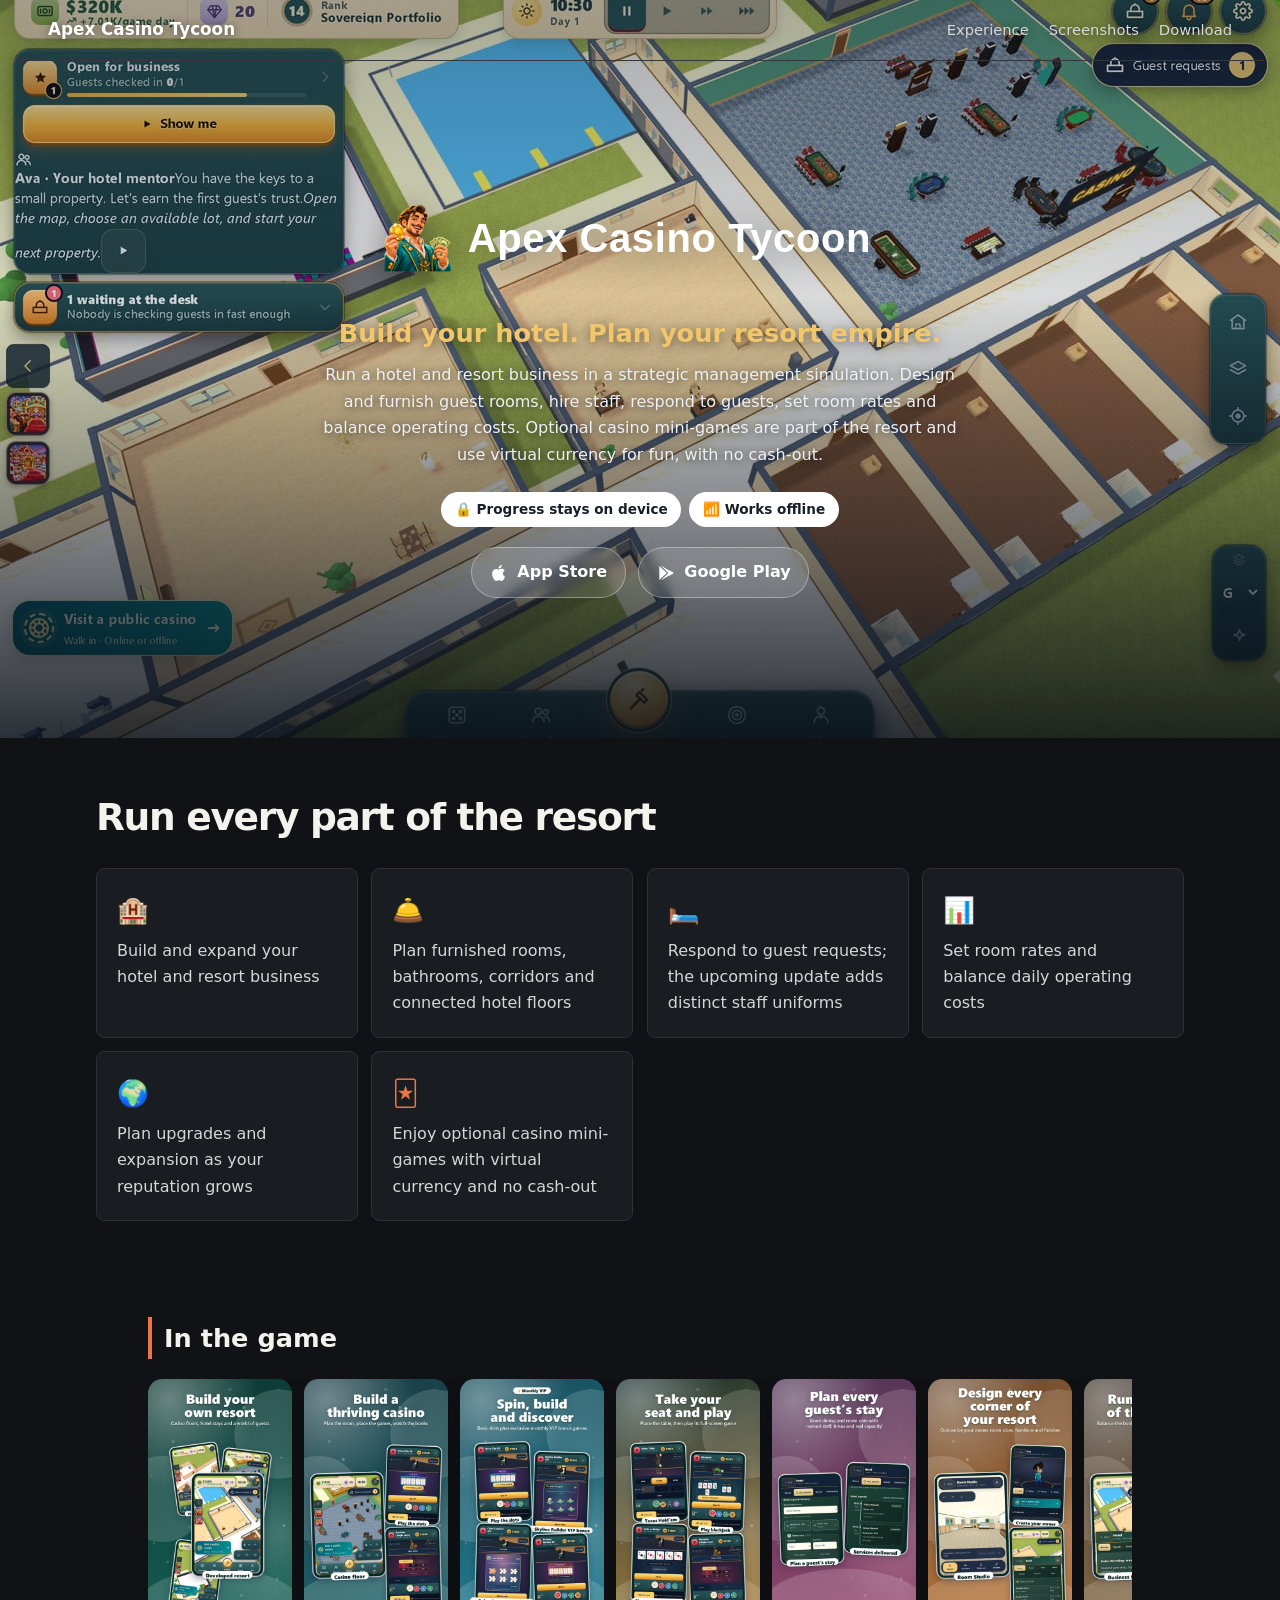
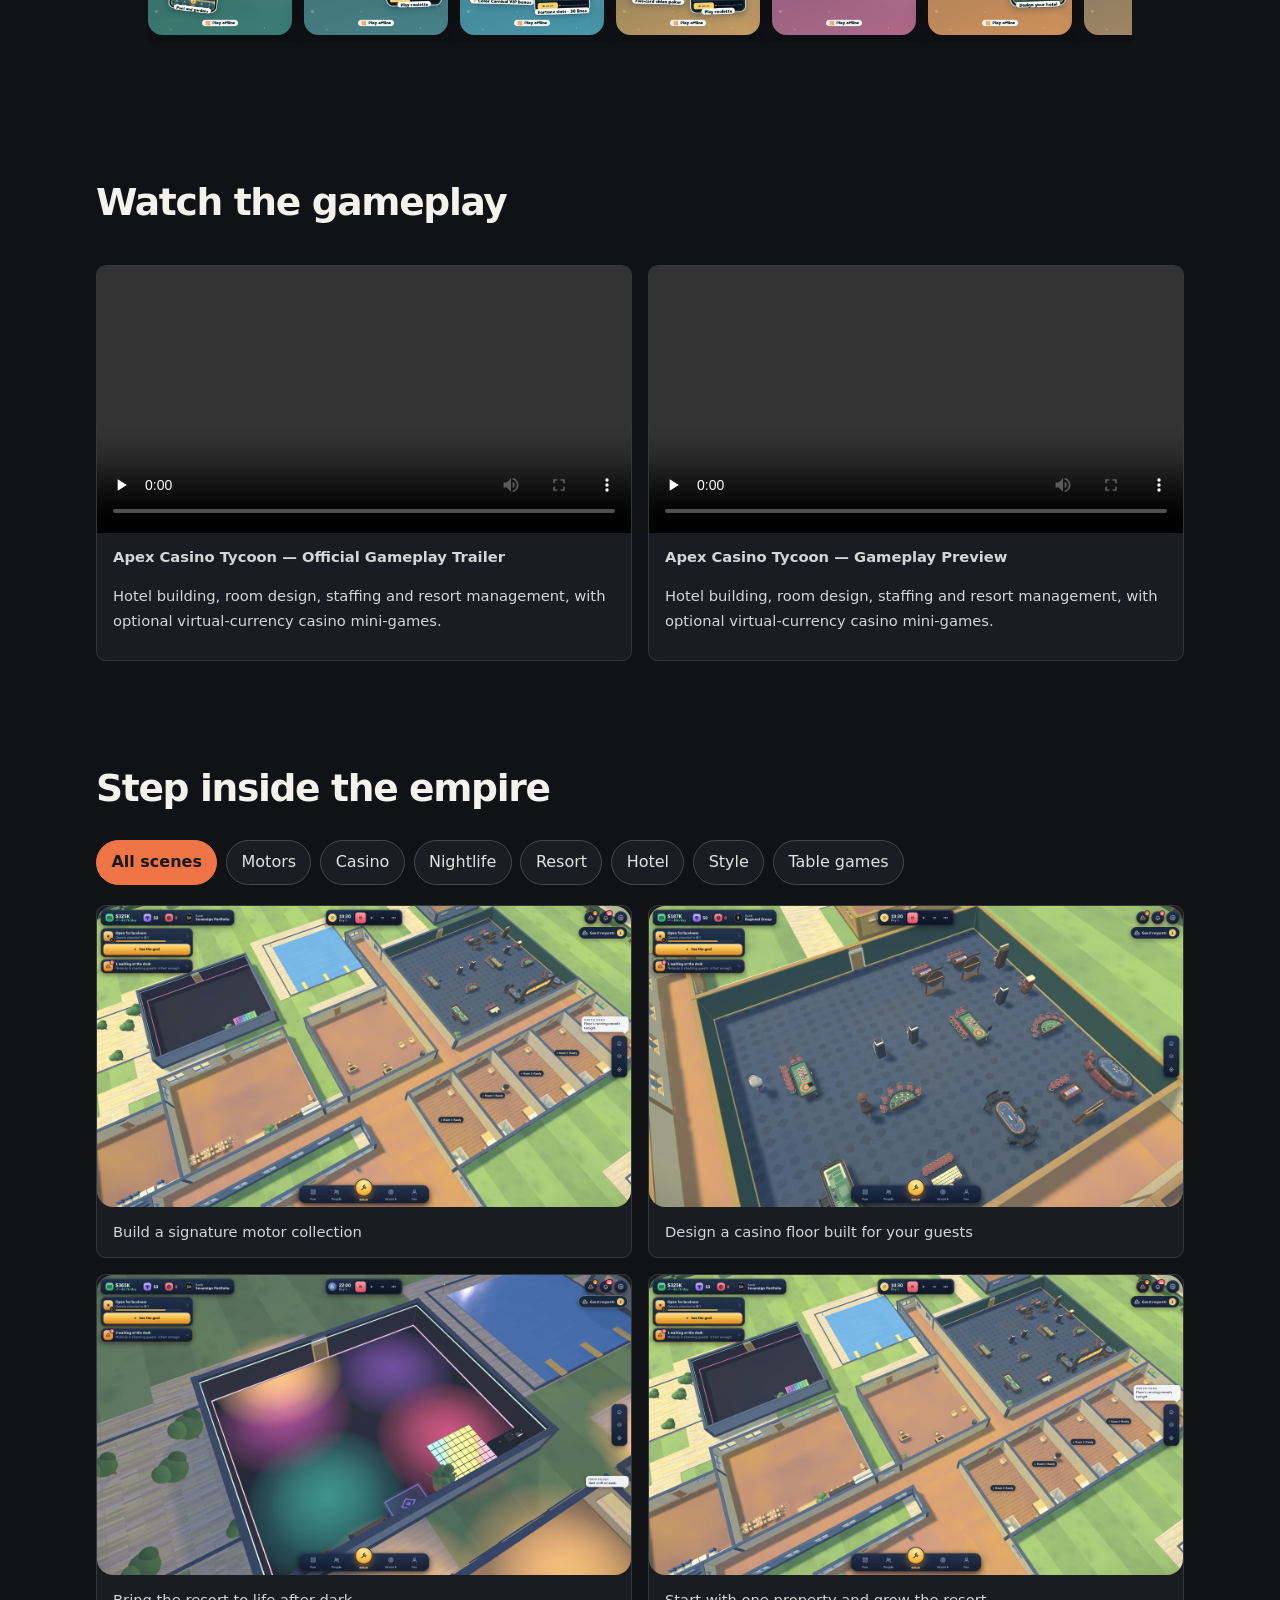
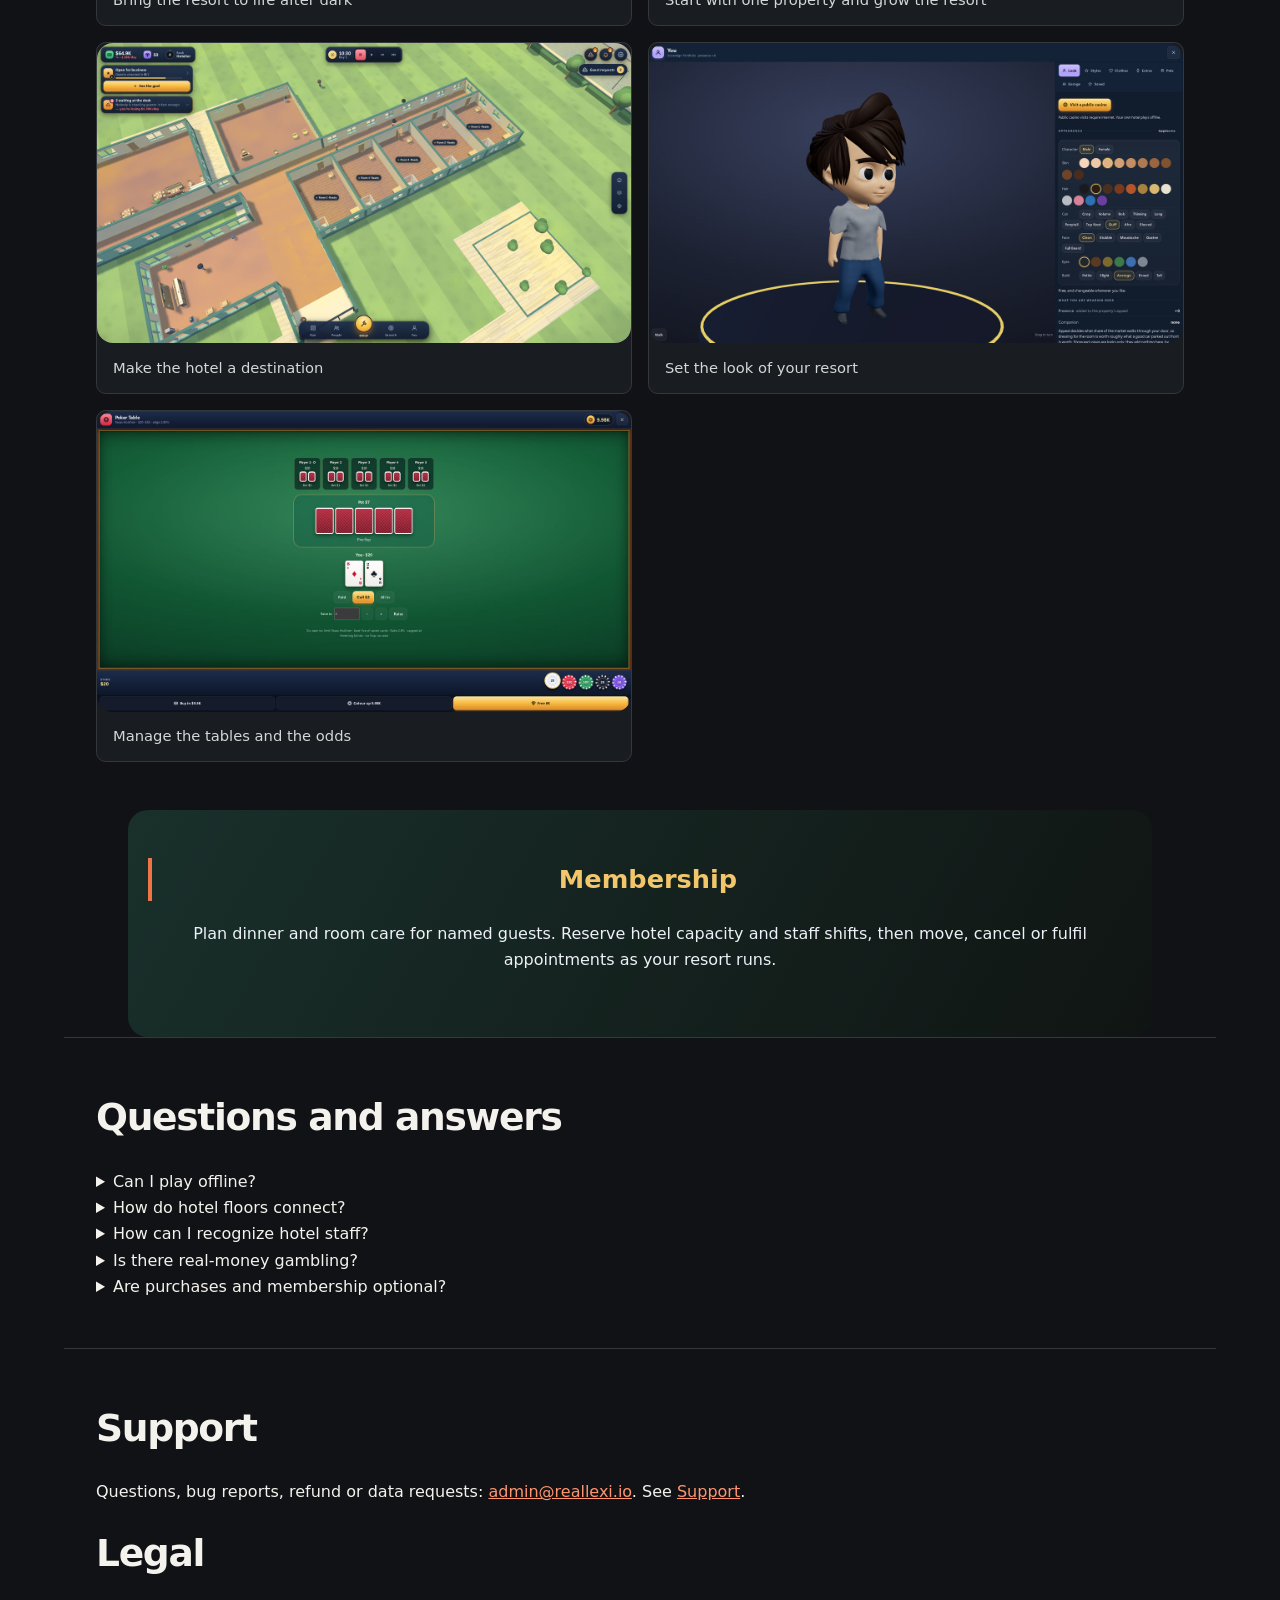
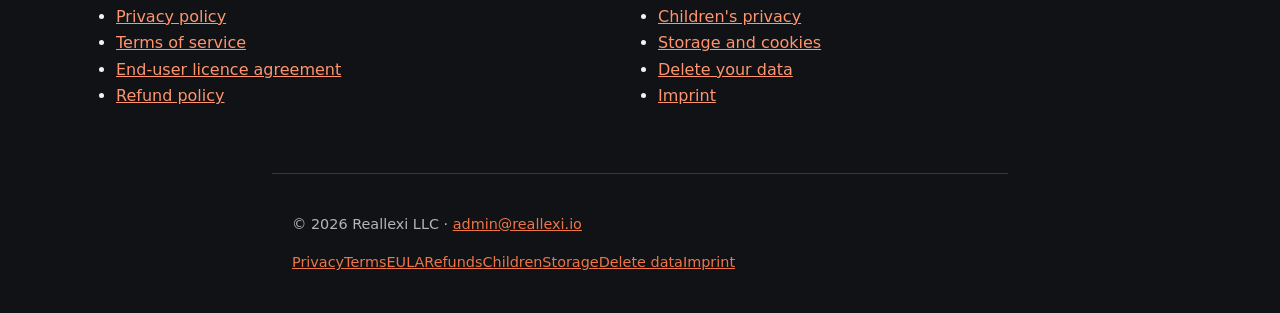
<file: index.html>
<!doctype html>
<html lang="en" data-store="all">
<head>
<meta charset="utf-8">
<meta name="viewport" content="width=device-width, initial-scale=1">
<title>Apex Casino Tycoon — Build your hotel. Plan your resort empire.</title>
<meta name="description" content="Build hotels, plan connected floors, furnish rooms and manage staff and guest services. Optional casino games use virtual currency with no cash-out.">
<meta name="color-scheme" content="light dark">
<meta name="theme-color" content="#D5973B">
<link rel="icon" href="assets/favicon.ico" sizes="any">
<link rel="icon" type="image/png" sizes="32x32" href="assets/favicon-32.png">
<link rel="icon" type="image/svg+xml" href="assets/favicon.svg">
<link rel="apple-touch-icon" href="assets/apple-touch-icon.png">
<link rel="canonical" href="https://apexcasino.reallexi.io/">
<meta property="og:type" content="website">
<meta property="og:site_name" content="Apex Casino Tycoon">
<meta property="og:title" content="Apex Casino Tycoon — Build your hotel. Plan your resort empire.">
<meta property="og:description" content="Build hotels, plan connected floors, furnish rooms and manage staff and guest services. Optional casino games use virtual currency with no cash-out.">
<meta property="og:url" content="https://apexcasino.reallexi.io/">
<meta name="twitter:card" content="summary_large_image">
<meta property="og:image" content="https://apexcasino.reallexi.io/assets/og-card.jpg">
<meta name="twitter:image" content="https://apexcasino.reallexi.io/assets/og-card.jpg">
<style>
  :root { color-scheme: light dark; --bg:#ffffff; --fg:#17202a; --dim:#4a5560; --accent:#D5973B; --line:#7d8794; }
  @media (prefers-color-scheme: dark) { :root { --bg:#0b0f14; --fg:#e8edf2; --dim:#9aa7b4; --accent:#F0B85C; --line:#6b7683; } }
  * { box-sizing: border-box; }
  body { margin:0; background:var(--bg); color:var(--fg); font:16px/1.65 system-ui,-apple-system,Segoe UI,Roboto,sans-serif; }
  .skip { position:absolute; left:-9999px; }
  .skip:focus { left:8px; top:8px; padding:8px 12px; background:var(--accent); color:#fff; z-index:10; }
  header, main, footer { max-width:46rem; margin:0 auto; padding:1.5rem 1.25rem; }
  /* A design identity every non-landing page carries too, not just index: a coloured top stripe,
     an accented brand mark, and a left-border marker on every section heading -- all off the same
     --accent config/site-design.json already drives, so a palette redesign actually shows up
     everywhere, not just behind the hero. */
  header { display:flex; flex-wrap:wrap; gap:1rem; align-items:baseline; justify-content:space-between; border-bottom:1px solid var(--line); border-top:4px solid var(--accent); }
  nav a { margin-right:1rem; }
  a { color:var(--accent); }
  a:focus-visible { outline:3px solid var(--accent); outline-offset:2px; }
  h1 { font-size:1.9rem; line-height:1.25; margin:0 0 .5rem; }
  h2 { font-size:1.25rem; margin-top:2rem; padding-left:.75rem; border-left:.3rem solid var(--accent); }
  .brand { font-weight:700; font-size:1.05rem; color:var(--accent); text-decoration:none; }
  .updated { color:var(--dim); font-size:.9rem; }
  /* Google's widget injects a top banner frame while a translation is active, which pushes body
     down by its own height unless suppressed -- and re-colours <body> itself, so both are pinned. */
  .translate { font-size:.85rem; max-width:11rem; }
  .goog-te-banner-frame { display:none !important; }
  body { top:0 !important; }
  footer { border-top:1px solid var(--line); color:var(--dim); font-size:.9rem; }
  footer .social { display:flex; gap:.9rem; margin-top:.5rem; }
  footer .social a { display:inline-flex; color:var(--dim); }
  footer .social a:hover, footer .social a:focus-visible { color:var(--accent); }
  footer .social svg { width:1.4rem; height:1.4rem; fill:currentColor; }
  ul { padding-left:1.25rem; }
  .sr-only { position:absolute; width:1px; height:1px; overflow:hidden; clip:rect(0 0 0 0); white-space:nowrap; }

  body.landing main { max-width:none; padding:0; }
  .lockup { width:min(78vw, 34rem); height:auto; }
  .title { font-size:clamp(2.2rem, 6vw, 4rem); margin:0; letter-spacing:-.02em; }
  .badges { display:flex; flex-wrap:wrap; gap:.75rem; }
  /* A real default, not just shared layout: every specific layout below overrides this, but the
     'custom' layout's own CSS only has to scope .hero-ai, never re-style the shared badges/pills --
     without this, an AI-designed hero with no opinion on button colour left them looking like plain
     unstyled text links, which is exactly what shipped once before this was added. */
  .badge { display:inline-flex; align-items:center; gap:.5rem; padding:.7rem 1.1rem; border-radius:999px; text-decoration:none; font-weight:700; background:var(--accent); color:#fff; border:1px solid var(--accent); }
  .badge svg { width:1.25rem; height:1.25rem; }
  /* Trust pills (config-grounded: no ads, offline, age rating — see trustBadgesHtml()) sit between
     the description and the store badges, the same "quick reassurance before the ask" placement a
     well-executed reference landing page uses. */
  .trust { display:flex; flex-wrap:wrap; gap:.5rem; margin:0 0 1.25rem; }
  .pill { display:inline-flex; align-items:center; gap:.4rem; padding:.4rem .85rem; border-radius:999px; font-size:.85rem; font-weight:600; background:#fff; color:#17202a; }

  /* layout: full-bleed -- the original cover-image hero with white text over a dark scrim. */
  body.layout-full-bleed header { max-width:none; position:absolute; inset:0 0 auto 0; border:0; z-index:2; color:#fff; }
  body.layout-full-bleed header .brand, body.layout-full-bleed header nav a { color:#fff; text-shadow:0 1px 8px rgba(0,0,0,.5); }
  .layout-full-bleed .hero { position:relative; min-height:82vh; display:grid; place-items:center; background:#101513 center/cover no-repeat; color:#fff; text-align:center; }
  .layout-full-bleed .hero-scrim { position:absolute; inset:0; background:linear-gradient(180deg, rgba(7,12,21,.35) 0%, rgba(7,12,21,.15) 40%, rgba(7,12,21,.85) 100%); }
  .layout-full-bleed .hero-inner { position:relative; padding:6rem 1.25rem 3rem; max-width:52rem; }
  .layout-full-bleed .lockup { filter:drop-shadow(0 4px 18px rgba(0,0,0,.45)); }
  .layout-full-bleed .tagline { font-size:clamp(1.15rem, 2.6vw, 1.6rem); font-weight:700; margin:1rem 0 .5rem; color:#F2C76C; text-shadow:0 2px 12px rgba(0,0,0,.5); }
  .layout-full-bleed .lede { max-width:40rem; margin:0 auto 1.5rem; color:#EDF1F7; text-shadow:0 1px 8px rgba(0,0,0,.6); }
  .layout-full-bleed .trust { justify-content:center; }
  .layout-full-bleed .badges { justify-content:center; }
  .layout-full-bleed .badge { background:rgba(255,255,255,.12); border:1px solid rgba(255,255,255,.35); color:#fff; backdrop-filter:blur(6px); }
  .layout-full-bleed .badge:hover, .layout-full-bleed .badge:focus-visible { background:#E79A5B; color:#101513; border-color:#E79A5B; }

  /* layout: split -- image and copy side by side on the ordinary page background, no overlay. A
     professional-SaaS feel: text is readable, high-contrast, themeable the same way inner pages are. */
  .hero-split { display:grid; grid-template-columns:1.1fr 1fr; align-items:center; gap:2rem; max-width:72rem; margin:0 auto; padding:4rem 1.25rem; min-height:min(70vh, 34rem); }
  .hero-split .hero-content { text-align:left; }
  .hero-split .tagline { font-size:clamp(1.15rem, 2.6vw, 1.6rem); font-weight:700; margin:1rem 0 .5rem; color:#F2C76C; }
  .hero-split .lede { max-width:34rem; margin:0 0 1.5rem; color:var(--dim); }
  .hero-split .trust { justify-content:flex-start; }
  .hero-split .pill { border:1px solid var(--line); }
  .hero-split .badges { justify-content:flex-start; }
  .hero-split .badge { background:var(--accent); color:#fff; border:1px solid var(--accent); }
  .hero-split .badge:hover, .hero-split .badge:focus-visible { background:#E79A5B; border-color:#E79A5B; }
  .hero-split .hero-media img { width:100%; height:auto; border-radius:1.25rem; box-shadow:0 16px 40px rgba(0,0,0,.25); }
  @media (max-width:48rem) { .hero-split { grid-template-columns:1fr; text-align:center; padding-top:1.5rem; } .hero-split .hero-content { text-align:center; } .hero-split .badges, .hero-split .trust, .hero-split .lede { justify-content:center; margin-left:auto; margin-right:auto; } }

  /* layout: stacked-cards -- a compact, text-first banner, then the key art as its own full-width
     showcase module underneath rather than a backdrop behind the text. */
  .hero-compact { max-width:44rem; margin:0 auto; padding:3rem 1.25rem 1.5rem; text-align:center; }
  .hero-compact .tagline { font-size:clamp(1.15rem, 2.6vw, 1.6rem); font-weight:700; margin:1rem 0 .5rem; color:var(--accent); }
  .hero-compact .lede { margin:0 0 1.5rem; color:var(--dim); }
  .hero-compact .trust { justify-content:center; }
  .hero-compact .pill { border:1px solid var(--line); }
  .hero-compact .badges { justify-content:center; }
  .hero-compact .badge { background:var(--accent); color:#fff; border:1px solid var(--accent); }
  .hero-compact .badge:hover, .hero-compact .badge:focus-visible { background:#E79A5B; border-color:#E79A5B; }
  .hero-banner { max-width:72rem; margin:0 auto 1rem; padding:0 1.25rem; }
  .hero-banner img { width:100%; height:auto; border-radius:1.25rem; box-shadow:0 16px 40px rgba(0,0,0,.2); }

  .features, .shots, .worlds, .member, .support { max-width:64rem; margin:0 auto; padding:3rem 1.25rem; }
  .features h2, .shots h2, .worlds h2, .member h2, .support h2 { font-size:1.6rem; margin:0 0 1.25rem; }
  .grid { display:grid; grid-template-columns:repeat(auto-fit, minmax(15rem, 1fr)); gap:1rem; }
  .card { border:1px solid var(--line); border-radius:1rem; padding:1.1rem 1.2rem; background:linear-gradient(160deg, rgba(213,151,59,.13), rgba(25,48,43,.35)); }
  .card .glyph { font-size:1.6rem; display:block; margin-bottom:.4rem; }
  .card p { margin:0; }
  .strip { display:flex; gap:.75rem; overflow-x:auto; padding-bottom:.5rem; scroll-snap-type:x mandatory; }
  .strip .thumb img { height:clamp(11rem, 26vw, 16rem); width:auto; border-radius:.9rem; box-shadow:0 8px 24px rgba(0,0,0,.25); }
  .strip .thumb { scroll-snap-align:start; }
  .worlds-grid { display:grid; grid-template-columns:repeat(auto-fit, minmax(16rem, 1fr)); gap:.75rem; }
  .worlds-grid .thumb img { width:100%; height:auto; border-radius:1rem; }
  /* Every screenshot/key-art image is a real, keyboard-operable button that opens it full-size in
     a native <dialog> -- no click-to-zoom library, no framework: showModal()/close() and the
     ::backdrop pseudo-element are built into every browser this site needs to support. */
  .thumb { display:block; padding:0; border:0; background:none; cursor:zoom-in; border-radius:.9rem; }
  .thumb img { display:block; }
  .thumb:focus-visible { outline:3px solid var(--accent); outline-offset:2px; }
  .lightbox { border:0; padding:0; background:transparent; max-width:min(92vw, 60rem); max-height:88vh; }
  .lightbox::backdrop { background:rgba(7,12,21,.88); }
  .lightbox img { display:block; max-width:100%; max-height:88vh; border-radius:.5rem; }
  .lightbox-close { position:absolute; top:-.25rem; right:-.25rem; width:2.5rem; height:2.5rem; border-radius:999px; border:0; background:#fff; color:#111; font-size:1.5rem; line-height:1; cursor:pointer; box-shadow:0 4px 12px rgba(0,0,0,.35); }
  .lightbox-close:focus-visible { outline:3px solid var(--accent); outline-offset:2px; }
  .member { text-align:center; background:linear-gradient(120deg, #19302B, #101513); color:#EDF1F7; border-radius:1.25rem; }
  .member h2 { color:#F2C76C; }
  .legal { columns:2; padding-left:1.25rem; }
  .credit { color:var(--dim); font-size:.9rem; margin:0 0 1.5rem; }
  body.landing { --bg:#101216; --fg:#f4f2ed; --dim:#b4b5b5; --accent:#ef7547; --line:#34383d; color-scheme:dark; background:var(--bg); }
  body.landing header { max-width:78rem; padding:1rem 2rem; border:0; border-bottom:1px solid #34383d; }
  body.landing header nav { display:flex; flex-wrap:wrap; gap:1.25rem; }
  body.landing header nav a { margin:0; color:#d7d8d8; text-decoration:none; font-size:.92rem; }
  .layout-split .hero-split { max-width:72rem; min-height:34rem; margin:0 auto; padding:5.5rem 2rem 4rem; grid-template-columns:minmax(0, .95fr) minmax(0, 1.05fr); }
  .layout-split .hero-split.hero-text-only .hero-content { max-width:54rem; text-align:start; }
  .layout-split .hero-split .title { color:#faf8f3; font-size:clamp(3.4rem, 8vw, 6.8rem); letter-spacing:-.065em; line-height:.95; }
  .layout-split .hero-split .lockup { width:min(54vw, 30rem); filter:brightness(0) invert(1); }
  .layout-split .hero-split .tagline { color:#f08a5b; font-size:clamp(1.2rem, 2.5vw, 1.75rem); font-weight:650; margin:1.7rem 0 .4rem; }
  .layout-split .hero-split .lede { color:#c6c8c9; max-width:43rem; margin:0 0 1.4rem; }
  .layout-split .hero-split .trust { margin-inline:0; }
  .layout-split .hero-split .pill { border:1px solid #363a3f; background:#1d2024; color:#d6d7d7; }
  .layout-split .hero-split .badges { gap:.7rem; }
  .layout-split .hero-split .badge { min-height:3rem; border-radius:.45rem; padding:.7rem 1rem; background:#ed7042; border-color:#ed7042; }
  /* Additional generated theme directions share the vetted page structures while changing the
     visual rhythm: editorial gives the copy a magazine hierarchy, showcase frames the art, and
     minimal removes the heavy display treatment. */
  .layout-editorial .hero-split { max-width:80rem; grid-template-columns:minmax(0,1.15fr) minmax(18rem,.85fr); gap:4rem; }
  .layout-editorial .hero-split .title { font-family:Georgia,serif; font-size:clamp(3.2rem,7vw,6.2rem); letter-spacing:-.045em; line-height:1; }
  .layout-editorial .hero-split .tagline { max-width:32rem; font-family:Georgia,serif; font-size:clamp(1.4rem,2.5vw,2rem); font-weight:500; }
  .layout-editorial .hero-media img { aspect-ratio:4/5; max-height:38rem; }
  .layout-showcase .hero-compact { max-width:76rem; margin:2.5rem auto 0; padding:3rem clamp(1.5rem,5vw,4rem); border:1px solid #383a42; border-radius:1.5rem; background:linear-gradient(135deg,#19302B,#101513); }
  .layout-showcase .hero-banner { max-width:76rem; margin:1rem auto 3rem; padding-inline:1rem; }
  .layout-showcase .hero-banner img { border-radius:1.25rem; max-height:68vh; }
  .layout-minimal .hero-split { max-width:68rem; min-height:30rem; grid-template-columns:minmax(0,1fr) minmax(0,1fr); gap:clamp(1rem,4vw,3.5rem); padding-block:4rem 3rem; }
  .layout-minimal .hero-split .title { font-size:clamp(2.6rem,6vw,5rem); letter-spacing:-.04em; }
  .layout-minimal .hero-split .lockup { width:min(42vw,22rem); filter:none; }
  .layout-minimal .hero-split .trust { display:none; }
  .layout-minimal .hero-split .badge { border-radius:2rem; }
  .landing .features, .landing .gallery, .landing .support { max-width:72rem; margin:0 auto; padding:3rem 2rem; }
  .landing .features h2, .landing .gallery h2, .landing .support h2 { border:0; padding:0; font-size:clamp(1.7rem, 3vw, 2.35rem); letter-spacing:-.035em; }
  .landing .grid { grid-template-columns:repeat(auto-fit,minmax(14rem,1fr)); gap:.85rem; }
  .landing .card { background:#191c20; border:1px solid #2e3237; border-radius:.55rem; padding:1.25rem; }
  .landing .card p { color:#d5d6d6; }
  .landing .glyph { color:#ef7547; }
  .gallery-filters { display:flex; flex-wrap:wrap; gap:.55rem; margin:1rem 0 1.25rem; }
  .gallery-filters button { border:1px solid #44494f; background:#1a1d21; color:#e3e3e1; padding:.55rem .9rem; border-radius:2rem; font:inherit; cursor:pointer; }
  .gallery-filters button[aria-pressed="true"] { background:#ef7547; color:#17191b; border-color:#ef7547; font-weight:700; }
  .gallery-card { min-width:0; margin:0; overflow:hidden; border:1px solid #34383d; border-radius:.6rem; background:#191c20; }
  .gallery-card[hidden] { display:none; }
  .gallery-card .thumb { width:100%; border-radius:0; cursor:zoom-in; }
  .gallery-card .thumb img { width:100%; aspect-ratio:16/9; object-fit:cover; }
  .gallery-card figcaption { padding:.8rem 1rem; color:#d5d6d6; font-size:.92rem; }
  .landing .worlds-grid { grid-template-columns:repeat(auto-fit,minmax(min(100%, 26rem),1fr)); gap:1rem; }
  .landing .support { border-top:1px solid #34383d; }
  .landing .support a { color:#ff956e; }
  @media (max-width:48rem) { .layout-split .hero-split, .layout-editorial .hero-split, .layout-minimal .hero-split { grid-template-columns:1fr; } }
  @media (max-width:44rem) { body.landing header { padding:.85rem 1rem; align-items:center; } body.landing header nav { gap:.7rem; font-size:.82rem; } .layout-split .hero-split, .layout-editorial .hero-split, .layout-minimal .hero-split { min-height:28rem; padding:4rem 1.2rem 2rem; } .layout-editorial .hero-media img { aspect-ratio:16/10; } .layout-showcase .hero-compact { margin:1rem; } .layout-showcase .hero-banner { margin:0 0 2rem; } .landing .features, .landing .gallery, .landing .support { padding:2rem 1.2rem; } }
  
  @media (max-width:40rem) { .legal { columns:1; } .layout-full-bleed .hero { min-height:70vh; } }

  [data-when] { display:none; }
  html[data-store="all"] [data-when~="all"],
  html[data-store="ios"] [data-when~="ios"],
  html[data-store="android"] [data-when~="android"] { display:inline; }
  html[data-store="all"] .badge[data-when~="all"],
  html[data-store="ios"] .badge[data-when~="ios"],
  html[data-store="android"] .badge[data-when~="android"] { display:inline-flex; }
</style>
<script>(function(){var m=/[?&]platform=(ios|android|web)\b/.exec(location.search),p=m&&m[1];
if(!p&&!true){var u=navigator.userAgent||'';p=/Android/i.test(u)?'android':/iPhone|iPad|iPod/i.test(u)?'ios'
:/Macintosh|Mac OS X/i.test(u)?'ios':'';}
if(p==='ios'||p==='android')document.documentElement.setAttribute('data-store',p);
document.addEventListener('DOMContentLoaded',function(){(function scopeSiteLinks(document,location,platform){
 if(platform!=='ios'&&platform!=='android')return;
 for(const link of document.querySelectorAll('a[href]')){
  const raw=link.getAttribute('href');if(!raw||raw.startsWith('#'))continue;
  const url=new URL(raw,location.href);
  if(url.origin!==location.origin||!['http:','https:'].includes(url.protocol))continue;
  url.searchParams.set('platform',platform);link.setAttribute('href',url.href);
 }
})(document,location,p);});
// Screenshot/key-art thumbnails open full-size in a native <dialog> -- event delegation, so this
// runs safely in <head> before the buttons and dialog even exist in the DOM yet. Escape-to-close
// and focus trapping come free with showModal(); only the backdrop click and the close button need
// wiring by hand.
document.addEventListener('click',function(e){
  var f=e.target.closest('[data-gallery-filter]');
  if(f){var key=f.getAttribute('data-gallery-filter');document.querySelectorAll('[data-gallery-filter]').forEach(function(b){b.setAttribute('aria-pressed',String(b===f));});document.querySelectorAll('[data-gallery-category]').forEach(function(card){card.hidden=key!=='all'&&card.getAttribute('data-gallery-category')!==key;});return;}
  var t=e.target.closest('.thumb');
  if(t){var d=document.querySelector('.lightbox');if(!d)return;var img=d.querySelector('img');
    img.src=t.getAttribute('data-full');img.alt=t.getAttribute('aria-label')||'';d.showModal();return;}
  if(e.target.closest('.lightbox-close')){var d2=e.target.closest('.lightbox');if(d2)d2.close();return;}
  if(e.target.classList&&e.target.classList.contains('lightbox'))e.target.close();
});})();</script>
</head>
<body class="landing layout-full-bleed">
<a class="skip" href="#main">Skip to content</a>
<header>
  <a class="brand" href="./">Apex Casino Tycoon</a>
  <nav aria-label="Page"><a href="#experience">Experience</a><a href="#gallery">Screenshots</a><a href="#download">Download</a></nav>
  
</header>
<main id="main">
<h1 class="sr-only">Apex Casino Tycoon</h1>


<section class="hero" style="background-image:url('assets/hero.jpg');background-image:image-set(url('assets/hero.jpg') 1x, url('assets/hero-3840.jpg') 2x)">
  <div class="hero-scrim"></div>
  <div class="hero-inner">
    <img class="lockup" src="assets/logo.svg" alt="Apex Casino Tycoon">
    <p class="tagline">Build your hotel. Plan your resort empire.</p>
    <p class="lede">Run a hotel and resort business in a strategic management simulation. Design and furnish guest rooms, hire staff, respond to guests, set room rates and balance operating costs. Optional casino mini-games are part of the resort and use virtual currency for fun, with no cash-out.</p>
    <div class="trust"><span class="pill">🔒 Progress stays on device</span><span class="pill">📶 Works offline</span></div>
    <div class="badges">
      
      <a class="badge" data-when="all ios" href="https://apps.apple.com/app/id6826693728" rel="noopener"><svg viewBox="0 0 24 24" aria-hidden="true"><path d="M16.7 12.6c0-2.4 2-3.6 2.1-3.7-1.1-1.7-2.9-1.9-3.5-1.9-1.5-.2-2.9.9-3.7.9-.8 0-1.9-.9-3.1-.8-1.6 0-3.1.9-3.9 2.4-1.7 2.9-.4 7.2 1.2 9.6.8 1.2 1.8 2.5 3 2.4 1.2 0 1.7-.8 3.1-.8s1.9.8 3.1.8c1.3 0 2.1-1.2 2.9-2.4.9-1.3 1.3-2.6 1.3-2.7-.1 0-2.5-1-2.5-3.8zM14.3 5.3c.7-.8 1.1-1.9 1-3-1 0-2.1.7-2.8 1.5-.6.7-1.2 1.8-1 2.9 1.1.1 2.2-.6 2.8-1.4z" fill="currentColor"/></svg><span>App Store</span></a>
      <a class="badge" data-when="all android" href="https://play.google.com/store/apps/details?id=io.reallexi.apexcasinotycoon" rel="noopener"><svg viewBox="0 0 24 24" aria-hidden="true"><path d="M4 3.5v17l9-8.5-9-8.5zm10.2 9.7L16.6 15l3.6-2.1c.9-.5.9-1.3 0-1.8L16.6 9l-2.4 2.3 1.1 1.2-1.1.7zM5.3 2.6l9.7 9.4 2.2-2.1L5.3 2.6zm0 18.8L17.2 14l-2.2-2.1-9.7 9.5z" fill="currentColor"/></svg><span>Google Play</span></a>
    </div>
  </div>
</section>
<script type="application/ld+json">{"@context":"https://schema.org","@type":"VideoObject","name":"Apex Casino Tycoon — Official Gameplay Trailer","description":"Hotel building, room design, staffing and resort management, with optional virtual-currency casino mini-games.","contentUrl":"https://apexcasino.reallexi.io/assets/video-1.mp4"}</script>
<script type="application/ld+json">{"@context":"https://schema.org","@type":"VideoObject","name":"Apex Casino Tycoon — Gameplay Preview","description":"Hotel building, room design, staffing and resort management, with optional virtual-currency casino mini-games.","contentUrl":"https://apexcasino.reallexi.io/assets/video-2.mp4"}</script>
<section id="experience" class="features" aria-labelledby="feat">
  <h2 id="feat">Run every part of the resort</h2>
  <div class="grid">
    <article class="card"><span class="glyph" aria-hidden="true">🏨</span><p>Build and expand your hotel and resort business</p></article>
    <article class="card"><span class="glyph" aria-hidden="true">🛎️</span><p>Plan furnished rooms, bathrooms, corridors and connected hotel floors</p></article>
    <article class="card"><span class="glyph" aria-hidden="true">🛏️</span><p>Respond to guest requests; the upcoming update adds distinct staff uniforms</p></article>
    <article class="card"><span class="glyph" aria-hidden="true">📊</span><p>Set room rates and balance daily operating costs</p></article>
    <article class="card"><span class="glyph" aria-hidden="true">🌍</span><p>Plan upgrades and expansion as your reputation grows</p></article>
    <article class="card"><span class="glyph" aria-hidden="true">🃏</span><p>Enjoy optional casino mini-games with virtual currency and no cash-out</p></article>
  </div>
</section>
<section class="shots" aria-labelledby="shots-h">
  <h2 id="shots-h">In the game</h2>
  <div class="strip">
    <button type="button" class="thumb" data-full="assets/phone-01-grand-resort.jpg" aria-label="View larger: Apex Casino Tycoon screenshot: grand-resort"><img src="assets/phone-01-grand-resort.jpg" alt="Apex Casino Tycoon screenshot: grand-resort" loading="lazy"></button>
    <button type="button" class="thumb" data-full="assets/phone-02-casino-floor.jpg" aria-label="View larger: Apex Casino Tycoon screenshot: casino-floor"><img src="assets/phone-02-casino-floor.jpg" alt="Apex Casino Tycoon screenshot: casino-floor" loading="lazy"></button>
    <button type="button" class="thumb" data-full="assets/phone-03-slot-collection.jpg" aria-label="View larger: Apex Casino Tycoon screenshot: slot-collection"><img src="assets/phone-03-slot-collection.jpg" alt="Apex Casino Tycoon screenshot: slot-collection" loading="lazy"></button>
    <button type="button" class="thumb" data-full="assets/phone-04-take-your-seat.jpg" aria-label="View larger: Apex Casino Tycoon screenshot: take-your-seat"><img src="assets/phone-04-take-your-seat.jpg" alt="Apex Casino Tycoon screenshot: take-your-seat" loading="lazy"></button>
    <button type="button" class="thumb" data-full="assets/phone-05-hotel-life.jpg" aria-label="View larger: Apex Casino Tycoon screenshot: hotel-life"><img src="assets/phone-05-hotel-life.jpg" alt="Apex Casino Tycoon screenshot: hotel-life" loading="lazy"></button>
    <button type="button" class="thumb" data-full="assets/phone-06-design-and-build.jpg" aria-label="View larger: Apex Casino Tycoon screenshot: design-and-build"><img src="assets/phone-06-design-and-build.jpg" alt="Apex Casino Tycoon screenshot: design-and-build" loading="lazy"></button>
    <button type="button" class="thumb" data-full="assets/phone-07-run-the-business.jpg" aria-label="View larger: Apex Casino Tycoon screenshot: run-the-business"><img src="assets/phone-07-run-the-business.jpg" alt="Apex Casino Tycoon screenshot: run-the-business" loading="lazy"></button>
    <button type="button" class="thumb" data-full="assets/phone-08-nightlife.jpg" aria-label="View larger: Apex Casino Tycoon screenshot: nightlife"><img src="assets/phone-08-nightlife.jpg" alt="Apex Casino Tycoon screenshot: nightlife" loading="lazy"></button>
  </div>
</section>
<section class="gallery" aria-labelledby="gameplay-video-h">
  <h2 id="gameplay-video-h">Watch the gameplay</h2>
  <div class="worlds-grid"><figure class="gallery-card"><video controls playsinline preload="none" aria-label="Apex Casino Tycoon — Official Gameplay Trailer" style="display:block;width:100%;height:auto"><source src="assets/video-1.mp4" type="video/mp4"></video><figcaption><strong>Apex Casino Tycoon — Official Gameplay Trailer</strong><p>Hotel building, room design, staffing and resort management, with optional virtual-currency casino mini-games.</p></figcaption></figure><figure class="gallery-card"><video controls playsinline preload="none" aria-label="Apex Casino Tycoon — Gameplay Preview" style="display:block;width:100%;height:auto"><source src="assets/video-2.mp4" type="video/mp4"></video><figcaption><strong>Apex Casino Tycoon — Gameplay Preview</strong><p>Hotel building, room design, staffing and resort management, with optional virtual-currency casino mini-games.</p></figcaption></figure></div>
</section>
<section id="gallery" class="worlds gallery" aria-labelledby="gallery-h">
  <h2 id="gallery-h">Step inside the empire</h2>
  <div class="gallery-filters" role="group" aria-label="Filter screenshots">
    <button type="button" data-gallery-filter="all" aria-pressed="true">All scenes</button>
    <button type="button" data-gallery-filter="cars" aria-pressed="false">Motors</button><button type="button" data-gallery-filter="casino" aria-pressed="false">Casino</button><button type="button" data-gallery-filter="club" aria-pressed="false">Nightlife</button><button type="button" data-gallery-filter="empire" aria-pressed="false">Resort</button><button type="button" data-gallery-filter="hotel" aria-pressed="false">Hotel</button><button type="button" data-gallery-filter="signature" aria-pressed="false">Style</button><button type="button" data-gallery-filter="table" aria-pressed="false">Table games</button>
  </div>
  <div class="worlds-grid">
    <figure class="gallery-card" data-gallery-category="cars"><button type="button" class="thumb" data-full="assets/gallery-cars-and-valet-3840.jpg" aria-label="View larger: Apex Casino Tycoon gameplay: Build a signature motor collection"><img src="assets/gallery-cars-and-valet-1280.jpg" srcset="assets/gallery-cars-and-valet-1280.jpg 1280w, assets/gallery-cars-and-valet-1920.jpg 1920w, assets/gallery-cars-and-valet-3840.jpg 3840w" sizes="(max-width: 720px) 100vw, 50vw" alt="Apex Casino Tycoon gameplay: Build a signature motor collection" loading="lazy" decoding="async"></button><figcaption>Build a signature motor collection</figcaption></figure>
    <figure class="gallery-card" data-gallery-category="casino"><button type="button" class="thumb" data-full="assets/gallery-casino-floor-3840.jpg" aria-label="View larger: Apex Casino Tycoon gameplay: Design a casino floor built for your guests"><img src="assets/gallery-casino-floor-1280.jpg" srcset="assets/gallery-casino-floor-1280.jpg 1280w, assets/gallery-casino-floor-1920.jpg 1920w, assets/gallery-casino-floor-3840.jpg 3840w" sizes="(max-width: 720px) 100vw, 50vw" alt="Apex Casino Tycoon gameplay: Design a casino floor built for your guests" loading="lazy" decoding="async"></button><figcaption>Design a casino floor built for your guests</figcaption></figure>
    <figure class="gallery-card" data-gallery-category="club"><button type="button" class="thumb" data-full="assets/gallery-club-nightlife-3840.jpg" aria-label="View larger: Apex Casino Tycoon gameplay: Bring the resort to life after dark"><img src="assets/gallery-club-nightlife-1280.jpg" srcset="assets/gallery-club-nightlife-1280.jpg 1280w, assets/gallery-club-nightlife-1920.jpg 1920w, assets/gallery-club-nightlife-3840.jpg 3840w" sizes="(max-width: 720px) 100vw, 50vw" alt="Apex Casino Tycoon gameplay: Bring the resort to life after dark" loading="lazy" decoding="async"></button><figcaption>Bring the resort to life after dark</figcaption></figure>
    <figure class="gallery-card" data-gallery-category="empire"><button type="button" class="thumb" data-full="assets/gallery-empire-resort-3840.jpg" aria-label="View larger: Apex Casino Tycoon gameplay: Start with one property and grow the resort"><img src="assets/gallery-empire-resort-1280.jpg" srcset="assets/gallery-empire-resort-1280.jpg 1280w, assets/gallery-empire-resort-1920.jpg 1920w, assets/gallery-empire-resort-3840.jpg 3840w" sizes="(max-width: 720px) 100vw, 50vw" alt="Apex Casino Tycoon gameplay: Start with one property and grow the resort" loading="lazy" decoding="async"></button><figcaption>Start with one property and grow the resort</figcaption></figure>
    <figure class="gallery-card" data-gallery-category="hotel"><button type="button" class="thumb" data-full="assets/gallery-hotel-lobby-3840.jpg" aria-label="View larger: Apex Casino Tycoon gameplay: Make the hotel a destination"><img src="assets/gallery-hotel-lobby-1280.jpg" srcset="assets/gallery-hotel-lobby-1280.jpg 1280w, assets/gallery-hotel-lobby-1920.jpg 1920w, assets/gallery-hotel-lobby-3840.jpg 3840w" sizes="(max-width: 720px) 100vw, 50vw" alt="Apex Casino Tycoon gameplay: Make the hotel a destination" loading="lazy" decoding="async"></button><figcaption>Make the hotel a destination</figcaption></figure>
    <figure class="gallery-card" data-gallery-category="signature"><button type="button" class="thumb" data-full="assets/gallery-signature-style-3840.jpg" aria-label="View larger: Apex Casino Tycoon gameplay: Set the look of your resort"><img src="assets/gallery-signature-style-1280.jpg" srcset="assets/gallery-signature-style-1280.jpg 1280w, assets/gallery-signature-style-1920.jpg 1920w, assets/gallery-signature-style-3840.jpg 3840w" sizes="(max-width: 720px) 100vw, 50vw" alt="Apex Casino Tycoon gameplay: Set the look of your resort" loading="lazy" decoding="async"></button><figcaption>Set the look of your resort</figcaption></figure>
    <figure class="gallery-card" data-gallery-category="table"><button type="button" class="thumb" data-full="assets/gallery-table-games-3840.jpg" aria-label="View larger: Apex Casino Tycoon gameplay: Manage the tables and the odds"><img src="assets/gallery-table-games-1280.jpg" srcset="assets/gallery-table-games-1280.jpg 1280w, assets/gallery-table-games-1920.jpg 1920w, assets/gallery-table-games-3840.jpg 3840w" sizes="(max-width: 720px) 100vw, 50vw" alt="Apex Casino Tycoon gameplay: Manage the tables and the odds" loading="lazy" decoding="async"></button><figcaption>Manage the tables and the odds</figcaption></figure>
  </div>
</section>

<dialog class="lightbox" aria-label="Larger image">
  <button type="button" class="lightbox-close" aria-label="Close">&times;</button>
  <img alt="">
</dialog>
<section class="member" aria-labelledby="member-h">
  <h2 id="member-h">Membership</h2>
  <p>Plan dinner and room care for named guests. Reserve hotel capacity and staff shifts, then move, cancel or fulfil appointments as your resort runs.</p>
</section>
<section class="support" aria-labelledby="faq-h"><h2 id="faq-h">Questions and answers</h2>
<details><summary>Can I play offline?</summary><p>Your hotel progress is saved on this device and the hotel simulation works offline. Store purchases, optional sign-in and online features need an internet connection.</p></details>
<details><summary>How do hotel floors connect?</summary><p>Plan rooms around corridors and keep entrances and landings clear. Guests and staff use stairs and elevators to reach connected upper floors.</p></details>
<details><summary>How can I recognize hotel staff?</summary><p>The upcoming update gives staff clothing for their jobs: dealers have waistcoats and ties, housekeepers wear aprons, chefs wear kitchen hats, and bellhops and security wear distinct caps.</p></details>
<details><summary>Is there real-money gambling?</summary><p>No. Casino activities use virtual currency for entertainment. There are no real-money wagers, cash prizes or cash-out.</p></details>
<details><summary>Are purchases and membership optional?</summary><p>Yes. Optional purchases and membership are billed through the device store. A subscription renews automatically unless cancelled through the store before renewal. Purchases do not offer cash-out.</p></details>
<script type="application/ld+json">{"@context":"https://schema.org","@type":"FAQPage","mainEntity":[{"@type":"Question","name":"Can I play offline?","acceptedAnswer":{"@type":"Answer","text":"Your hotel progress is saved on this device and the hotel simulation works offline. Store purchases, optional sign-in and online features need an internet connection."}},{"@type":"Question","name":"How do hotel floors connect?","acceptedAnswer":{"@type":"Answer","text":"Plan rooms around corridors and keep entrances and landings clear. Guests and staff use stairs and elevators to reach connected upper floors."}},{"@type":"Question","name":"How can I recognize hotel staff?","acceptedAnswer":{"@type":"Answer","text":"The upcoming update gives staff clothing for their jobs: dealers have waistcoats and ties, housekeepers wear aprons, chefs wear kitchen hats, and bellhops and security wear distinct caps."}},{"@type":"Question","name":"Is there real-money gambling?","acceptedAnswer":{"@type":"Answer","text":"No. Casino activities use virtual currency for entertainment. There are no real-money wagers, cash prizes or cash-out."}},{"@type":"Question","name":"Are purchases and membership optional?","acceptedAnswer":{"@type":"Answer","text":"Yes. Optional purchases and membership are billed through the device store. A subscription renews automatically unless cancelled through the store before renewal. Purchases do not offer cash-out."}}]}</script></section>
<section id="download" class="support" aria-labelledby="support-h">
  
  
  <h2 id="support-h">Support</h2>
  <p>Questions, bug reports, refund or data requests: <a href="mailto:admin@reallexi.io">admin@reallexi.io</a>. See <a href="./support.html">Support</a>.</p>
  <h2>Legal</h2>
  <ul class="legal">
    <li><a href="./privacy.html">Privacy policy</a></li>
    <li><a href="./terms.html">Terms of service</a></li>
    <li><a href="./eula.html">End-user licence agreement</a></li>
    <li><a href="./refunds.html">Refund policy</a></li>
    <li><a href="./children.html">Children's privacy</a></li>
    <li><a href="./cookies.html">Storage and cookies</a></li>
    <li><a href="./delete-account.html">Delete your data</a></li>
    <li><a href="./imprint.html">Imprint</a></li>
  </ul>
</section>
<script type="application/ld+json">
{
  "@context": "https://schema.org",
  "@type": "VideoGame",
  "name": "Apex Casino Tycoon",
  "description": "Build hotels, plan connected floors, furnish rooms and manage staff and guest services. Optional casino games use virtual currency with no cash-out.",
  "applicationCategory": "GameApplication",
  "operatingSystem": "Web, iOS, Android, macOS",
  "offers": {
    "@type": "Offer",
    "price": "0",
    "priceCurrency": "USD"
  },
  "author": {
    "@type": "Organization",
    "name": "Reallexi LLC",
    "email": "admin@reallexi.io"
  }
}
</script>
</main>
<footer>
  <p>© 2026 Reallexi LLC · <a href="mailto:admin@reallexi.io">admin@reallexi.io</a></p>
  <p><a href="./privacy.html">Privacy</a><a href="./terms.html">Terms</a><a href="./eula.html">EULA</a><a href="./refunds.html">Refunds</a><a href="./children.html">Children</a><a href="./cookies.html">Storage</a><a href="./delete-account.html">Delete data</a><a href="./imprint.html">Imprint</a></p>
  
</footer>

</body>
</html>
</file>
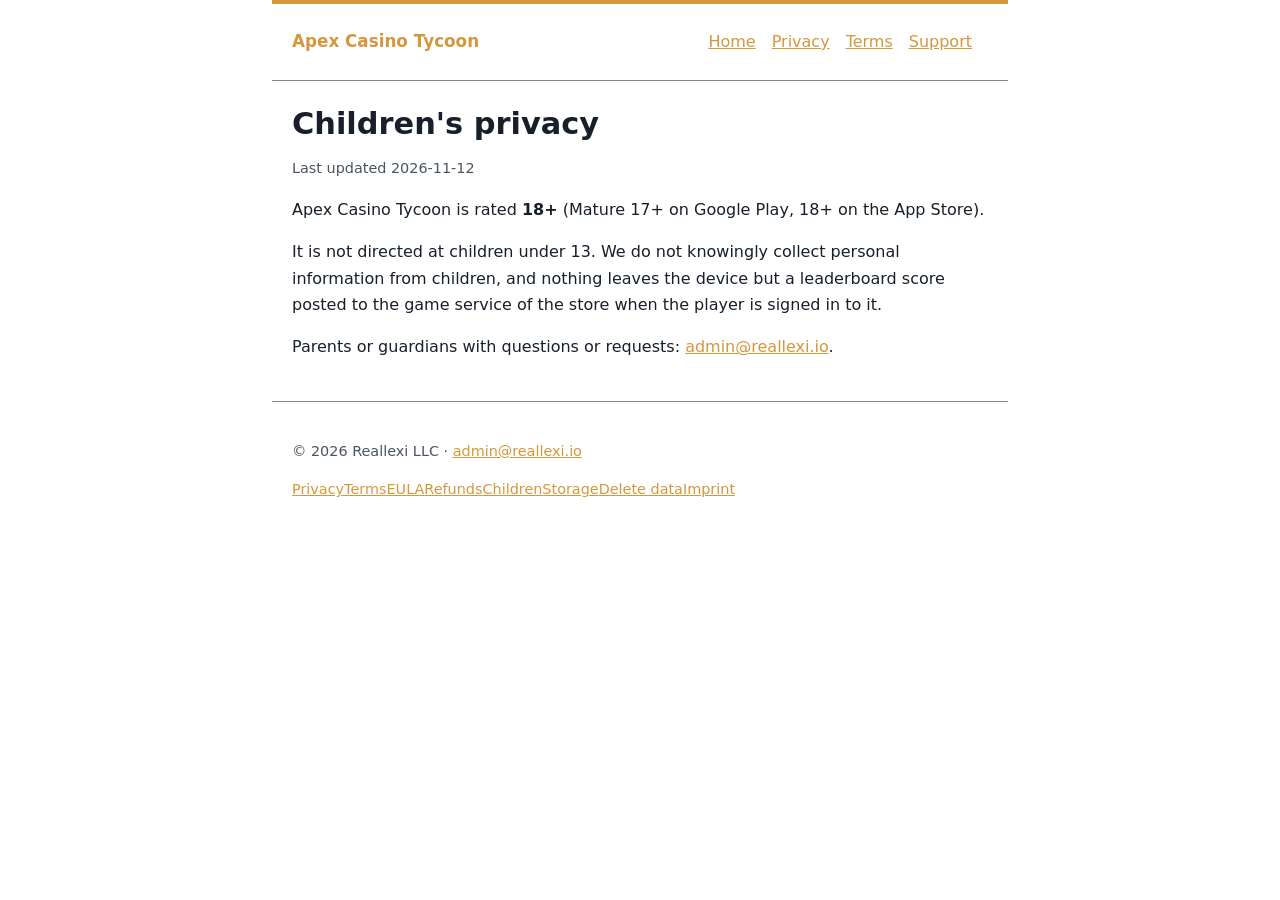
<file: children.html>
<!doctype html>
<html lang="en" data-store="all">
<head>
<meta charset="utf-8">
<meta name="viewport" content="width=device-width, initial-scale=1">
<title>Children's privacy — Apex Casino Tycoon</title>
<meta name="description" content="How Apex Casino Tycoon treats children's data.">
<meta name="color-scheme" content="light dark">
<meta name="theme-color" content="#D5973B">
<link rel="icon" href="assets/favicon.ico" sizes="any">
<link rel="icon" type="image/png" sizes="32x32" href="assets/favicon-32.png">
<link rel="icon" type="image/svg+xml" href="assets/favicon.svg">
<link rel="apple-touch-icon" href="assets/apple-touch-icon.png">
<link rel="canonical" href="https://apexcasino.reallexi.io/children.html">
<meta property="og:type" content="website">
<meta property="og:site_name" content="Apex Casino Tycoon">
<meta property="og:title" content="Children's privacy — Apex Casino Tycoon">
<meta property="og:description" content="How Apex Casino Tycoon treats children's data.">
<meta property="og:url" content="https://apexcasino.reallexi.io/children.html">
<meta name="twitter:card" content="summary_large_image">
<meta property="og:image" content="https://apexcasino.reallexi.io/assets/og-card.jpg">
<meta name="twitter:image" content="https://apexcasino.reallexi.io/assets/og-card.jpg">
<style>
  :root { color-scheme: light dark; --bg:#ffffff; --fg:#17202a; --dim:#4a5560; --accent:#D5973B; --line:#7d8794; }
  @media (prefers-color-scheme: dark) { :root { --bg:#0b0f14; --fg:#e8edf2; --dim:#9aa7b4; --accent:#F0B85C; --line:#6b7683; } }
  * { box-sizing: border-box; }
  body { margin:0; background:var(--bg); color:var(--fg); font:16px/1.65 system-ui,-apple-system,Segoe UI,Roboto,sans-serif; }
  .skip { position:absolute; left:-9999px; }
  .skip:focus { left:8px; top:8px; padding:8px 12px; background:var(--accent); color:#fff; z-index:10; }
  header, main, footer { max-width:46rem; margin:0 auto; padding:1.5rem 1.25rem; }
  /* A design identity every non-landing page carries too, not just index: a coloured top stripe,
     an accented brand mark, and a left-border marker on every section heading -- all off the same
     --accent config/site-design.json already drives, so a palette redesign actually shows up
     everywhere, not just behind the hero. */
  header { display:flex; flex-wrap:wrap; gap:1rem; align-items:baseline; justify-content:space-between; border-bottom:1px solid var(--line); border-top:4px solid var(--accent); }
  nav a { margin-right:1rem; }
  a { color:var(--accent); }
  a:focus-visible { outline:3px solid var(--accent); outline-offset:2px; }
  h1 { font-size:1.9rem; line-height:1.25; margin:0 0 .5rem; }
  h2 { font-size:1.25rem; margin-top:2rem; padding-left:.75rem; border-left:.3rem solid var(--accent); }
  .brand { font-weight:700; font-size:1.05rem; color:var(--accent); text-decoration:none; }
  .updated { color:var(--dim); font-size:.9rem; }
  /* Google's widget injects a top banner frame while a translation is active, which pushes body
     down by its own height unless suppressed -- and re-colours <body> itself, so both are pinned. */
  .translate { font-size:.85rem; max-width:11rem; }
  .goog-te-banner-frame { display:none !important; }
  body { top:0 !important; }
  footer { border-top:1px solid var(--line); color:var(--dim); font-size:.9rem; }
  footer .social { display:flex; gap:.9rem; margin-top:.5rem; }
  footer .social a { display:inline-flex; color:var(--dim); }
  footer .social a:hover, footer .social a:focus-visible { color:var(--accent); }
  footer .social svg { width:1.4rem; height:1.4rem; fill:currentColor; }
  ul { padding-left:1.25rem; }
  .sr-only { position:absolute; width:1px; height:1px; overflow:hidden; clip:rect(0 0 0 0); white-space:nowrap; }

  [data-when] { display:none; }
  html[data-store="all"] [data-when~="all"],
  html[data-store="ios"] [data-when~="ios"],
  html[data-store="android"] [data-when~="android"] { display:inline; }
  html[data-store="all"] .badge[data-when~="all"],
  html[data-store="ios"] .badge[data-when~="ios"],
  html[data-store="android"] .badge[data-when~="android"] { display:inline-flex; }
</style>
<script>(function(){var m=/[?&]platform=(ios|android|web)\b/.exec(location.search),p=m&&m[1];
if(!p&&!false){var u=navigator.userAgent||'';p=/Android/i.test(u)?'android':/iPhone|iPad|iPod/i.test(u)?'ios'
:/Macintosh|Mac OS X/i.test(u)?'ios':'';}
if(p==='ios'||p==='android')document.documentElement.setAttribute('data-store',p);
document.addEventListener('DOMContentLoaded',function(){(function scopeSiteLinks(document,location,platform){
 if(platform!=='ios'&&platform!=='android')return;
 for(const link of document.querySelectorAll('a[href]')){
  const raw=link.getAttribute('href');if(!raw||raw.startsWith('#'))continue;
  const url=new URL(raw,location.href);
  if(url.origin!==location.origin||!['http:','https:'].includes(url.protocol))continue;
  url.searchParams.set('platform',platform);link.setAttribute('href',url.href);
 }
})(document,location,p);});
// Screenshot/key-art thumbnails open full-size in a native <dialog> -- event delegation, so this
// runs safely in <head> before the buttons and dialog even exist in the DOM yet. Escape-to-close
// and focus trapping come free with showModal(); only the backdrop click and the close button need
// wiring by hand.
document.addEventListener('click',function(e){
  var f=e.target.closest('[data-gallery-filter]');
  if(f){var key=f.getAttribute('data-gallery-filter');document.querySelectorAll('[data-gallery-filter]').forEach(function(b){b.setAttribute('aria-pressed',String(b===f));});document.querySelectorAll('[data-gallery-category]').forEach(function(card){card.hidden=key!=='all'&&card.getAttribute('data-gallery-category')!==key;});return;}
  var t=e.target.closest('.thumb');
  if(t){var d=document.querySelector('.lightbox');if(!d)return;var img=d.querySelector('img');
    img.src=t.getAttribute('data-full');img.alt=t.getAttribute('aria-label')||'';d.showModal();return;}
  if(e.target.closest('.lightbox-close')){var d2=e.target.closest('.lightbox');if(d2)d2.close();return;}
  if(e.target.classList&&e.target.classList.contains('lightbox'))e.target.close();
});})();</script>
</head>
<body>
<a class="skip" href="#main">Skip to content</a>
<header>
  <a class="brand" href="./">Apex Casino Tycoon</a>
  <nav aria-label="Site"><a href="./">Home</a><a href="./privacy.html">Privacy</a><a href="./terms.html">Terms</a><a href="./support.html">Support</a></nav>
  
</header>
<main id="main">
<h1>Children's privacy</h1>
<p class="updated">Last updated 2026-11-12</p>

<p>Apex Casino Tycoon is rated <strong>18+</strong> <span data-when="all">(Mature 17+ on Google Play, 18+ on the App Store)</span><span data-when="ios">(18+ on the App Store)</span><span data-when="android">(Mature 17+ on Google Play)</span>.</p>
<p>It is not directed at children under 13. We do not knowingly collect personal information from children, and nothing leaves the device but a leaderboard score posted to the game service of the store when the player is signed in to it.</p>
<p>Parents or guardians with questions or requests: <a href="mailto:admin@reallexi.io">admin@reallexi.io</a>.</p>
</main>
<footer>
  <p>© 2026 Reallexi LLC · <a href="mailto:admin@reallexi.io">admin@reallexi.io</a></p>
  <p><a href="./privacy.html">Privacy</a><a href="./terms.html">Terms</a><a href="./eula.html">EULA</a><a href="./refunds.html">Refunds</a><a href="./children.html">Children</a><a href="./cookies.html">Storage</a><a href="./delete-account.html">Delete data</a><a href="./imprint.html">Imprint</a></p>
  
</footer>

</body>
</html>
</file>
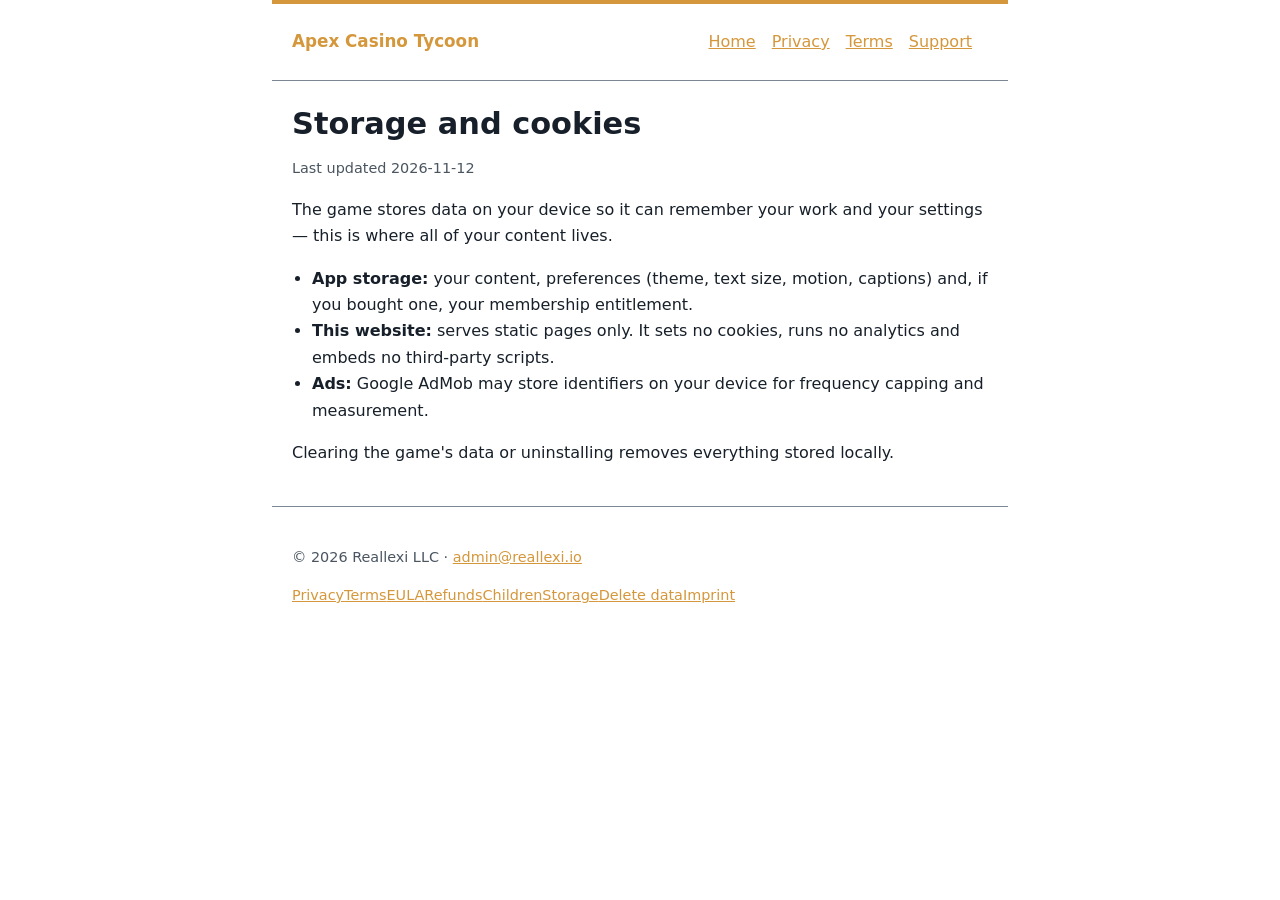
<file: cookies.html>
<!doctype html>
<html lang="en" data-store="all">
<head>
<meta charset="utf-8">
<meta name="viewport" content="width=device-width, initial-scale=1">
<title>Storage and cookies — Apex Casino Tycoon</title>
<meta name="description" content="What Apex Casino Tycoon stores on your device.">
<meta name="color-scheme" content="light dark">
<meta name="theme-color" content="#D5973B">
<link rel="icon" href="assets/favicon.ico" sizes="any">
<link rel="icon" type="image/png" sizes="32x32" href="assets/favicon-32.png">
<link rel="icon" type="image/svg+xml" href="assets/favicon.svg">
<link rel="apple-touch-icon" href="assets/apple-touch-icon.png">
<link rel="canonical" href="https://apexcasino.reallexi.io/cookies.html">
<meta property="og:type" content="website">
<meta property="og:site_name" content="Apex Casino Tycoon">
<meta property="og:title" content="Storage and cookies — Apex Casino Tycoon">
<meta property="og:description" content="What Apex Casino Tycoon stores on your device.">
<meta property="og:url" content="https://apexcasino.reallexi.io/cookies.html">
<meta name="twitter:card" content="summary_large_image">
<meta property="og:image" content="https://apexcasino.reallexi.io/assets/og-card.jpg">
<meta name="twitter:image" content="https://apexcasino.reallexi.io/assets/og-card.jpg">
<style>
  :root { color-scheme: light dark; --bg:#ffffff; --fg:#17202a; --dim:#4a5560; --accent:#D5973B; --line:#7d8794; }
  @media (prefers-color-scheme: dark) { :root { --bg:#0b0f14; --fg:#e8edf2; --dim:#9aa7b4; --accent:#F0B85C; --line:#6b7683; } }
  * { box-sizing: border-box; }
  body { margin:0; background:var(--bg); color:var(--fg); font:16px/1.65 system-ui,-apple-system,Segoe UI,Roboto,sans-serif; }
  .skip { position:absolute; left:-9999px; }
  .skip:focus { left:8px; top:8px; padding:8px 12px; background:var(--accent); color:#fff; z-index:10; }
  header, main, footer { max-width:46rem; margin:0 auto; padding:1.5rem 1.25rem; }
  /* A design identity every non-landing page carries too, not just index: a coloured top stripe,
     an accented brand mark, and a left-border marker on every section heading -- all off the same
     --accent config/site-design.json already drives, so a palette redesign actually shows up
     everywhere, not just behind the hero. */
  header { display:flex; flex-wrap:wrap; gap:1rem; align-items:baseline; justify-content:space-between; border-bottom:1px solid var(--line); border-top:4px solid var(--accent); }
  nav a { margin-right:1rem; }
  a { color:var(--accent); }
  a:focus-visible { outline:3px solid var(--accent); outline-offset:2px; }
  h1 { font-size:1.9rem; line-height:1.25; margin:0 0 .5rem; }
  h2 { font-size:1.25rem; margin-top:2rem; padding-left:.75rem; border-left:.3rem solid var(--accent); }
  .brand { font-weight:700; font-size:1.05rem; color:var(--accent); text-decoration:none; }
  .updated { color:var(--dim); font-size:.9rem; }
  /* Google's widget injects a top banner frame while a translation is active, which pushes body
     down by its own height unless suppressed -- and re-colours <body> itself, so both are pinned. */
  .translate { font-size:.85rem; max-width:11rem; }
  .goog-te-banner-frame { display:none !important; }
  body { top:0 !important; }
  footer { border-top:1px solid var(--line); color:var(--dim); font-size:.9rem; }
  footer .social { display:flex; gap:.9rem; margin-top:.5rem; }
  footer .social a { display:inline-flex; color:var(--dim); }
  footer .social a:hover, footer .social a:focus-visible { color:var(--accent); }
  footer .social svg { width:1.4rem; height:1.4rem; fill:currentColor; }
  ul { padding-left:1.25rem; }
  .sr-only { position:absolute; width:1px; height:1px; overflow:hidden; clip:rect(0 0 0 0); white-space:nowrap; }

  [data-when] { display:none; }
  html[data-store="all"] [data-when~="all"],
  html[data-store="ios"] [data-when~="ios"],
  html[data-store="android"] [data-when~="android"] { display:inline; }
  html[data-store="all"] .badge[data-when~="all"],
  html[data-store="ios"] .badge[data-when~="ios"],
  html[data-store="android"] .badge[data-when~="android"] { display:inline-flex; }
</style>
<script>(function(){var m=/[?&]platform=(ios|android|web)\b/.exec(location.search),p=m&&m[1];
if(!p&&!false){var u=navigator.userAgent||'';p=/Android/i.test(u)?'android':/iPhone|iPad|iPod/i.test(u)?'ios'
:/Macintosh|Mac OS X/i.test(u)?'ios':'';}
if(p==='ios'||p==='android')document.documentElement.setAttribute('data-store',p);
document.addEventListener('DOMContentLoaded',function(){(function scopeSiteLinks(document,location,platform){
 if(platform!=='ios'&&platform!=='android')return;
 for(const link of document.querySelectorAll('a[href]')){
  const raw=link.getAttribute('href');if(!raw||raw.startsWith('#'))continue;
  const url=new URL(raw,location.href);
  if(url.origin!==location.origin||!['http:','https:'].includes(url.protocol))continue;
  url.searchParams.set('platform',platform);link.setAttribute('href',url.href);
 }
})(document,location,p);});
// Screenshot/key-art thumbnails open full-size in a native <dialog> -- event delegation, so this
// runs safely in <head> before the buttons and dialog even exist in the DOM yet. Escape-to-close
// and focus trapping come free with showModal(); only the backdrop click and the close button need
// wiring by hand.
document.addEventListener('click',function(e){
  var f=e.target.closest('[data-gallery-filter]');
  if(f){var key=f.getAttribute('data-gallery-filter');document.querySelectorAll('[data-gallery-filter]').forEach(function(b){b.setAttribute('aria-pressed',String(b===f));});document.querySelectorAll('[data-gallery-category]').forEach(function(card){card.hidden=key!=='all'&&card.getAttribute('data-gallery-category')!==key;});return;}
  var t=e.target.closest('.thumb');
  if(t){var d=document.querySelector('.lightbox');if(!d)return;var img=d.querySelector('img');
    img.src=t.getAttribute('data-full');img.alt=t.getAttribute('aria-label')||'';d.showModal();return;}
  if(e.target.closest('.lightbox-close')){var d2=e.target.closest('.lightbox');if(d2)d2.close();return;}
  if(e.target.classList&&e.target.classList.contains('lightbox'))e.target.close();
});})();</script>
</head>
<body>
<a class="skip" href="#main">Skip to content</a>
<header>
  <a class="brand" href="./">Apex Casino Tycoon</a>
  <nav aria-label="Site"><a href="./">Home</a><a href="./privacy.html">Privacy</a><a href="./terms.html">Terms</a><a href="./support.html">Support</a></nav>
  
</header>
<main id="main">
<h1>Storage and cookies</h1>
<p class="updated">Last updated 2026-11-12</p>

<p>The game stores data on your device so it can remember your work and your settings — this is where all of your content lives.</p>
<ul>
  <li><strong>App storage:</strong> your content, preferences (theme, text size, motion, captions) and, if you bought one, your membership entitlement.</li>
  <li><strong>This website:</strong> serves static pages only. It sets no cookies, runs no analytics and embeds no third-party scripts.</li>
  <li><strong>Ads:</strong> <span data-when="all">Google AdMob</span><span data-when="ios">AdMob</span><span data-when="android">Google AdMob</span> may store identifiers on your device for frequency capping and measurement.</li>
</ul>
<p>Clearing the game's data or uninstalling removes everything stored locally.</p>
</main>
<footer>
  <p>© 2026 Reallexi LLC · <a href="mailto:admin@reallexi.io">admin@reallexi.io</a></p>
  <p><a href="./privacy.html">Privacy</a><a href="./terms.html">Terms</a><a href="./eula.html">EULA</a><a href="./refunds.html">Refunds</a><a href="./children.html">Children</a><a href="./cookies.html">Storage</a><a href="./delete-account.html">Delete data</a><a href="./imprint.html">Imprint</a></p>
  
</footer>

</body>
</html>
</file>
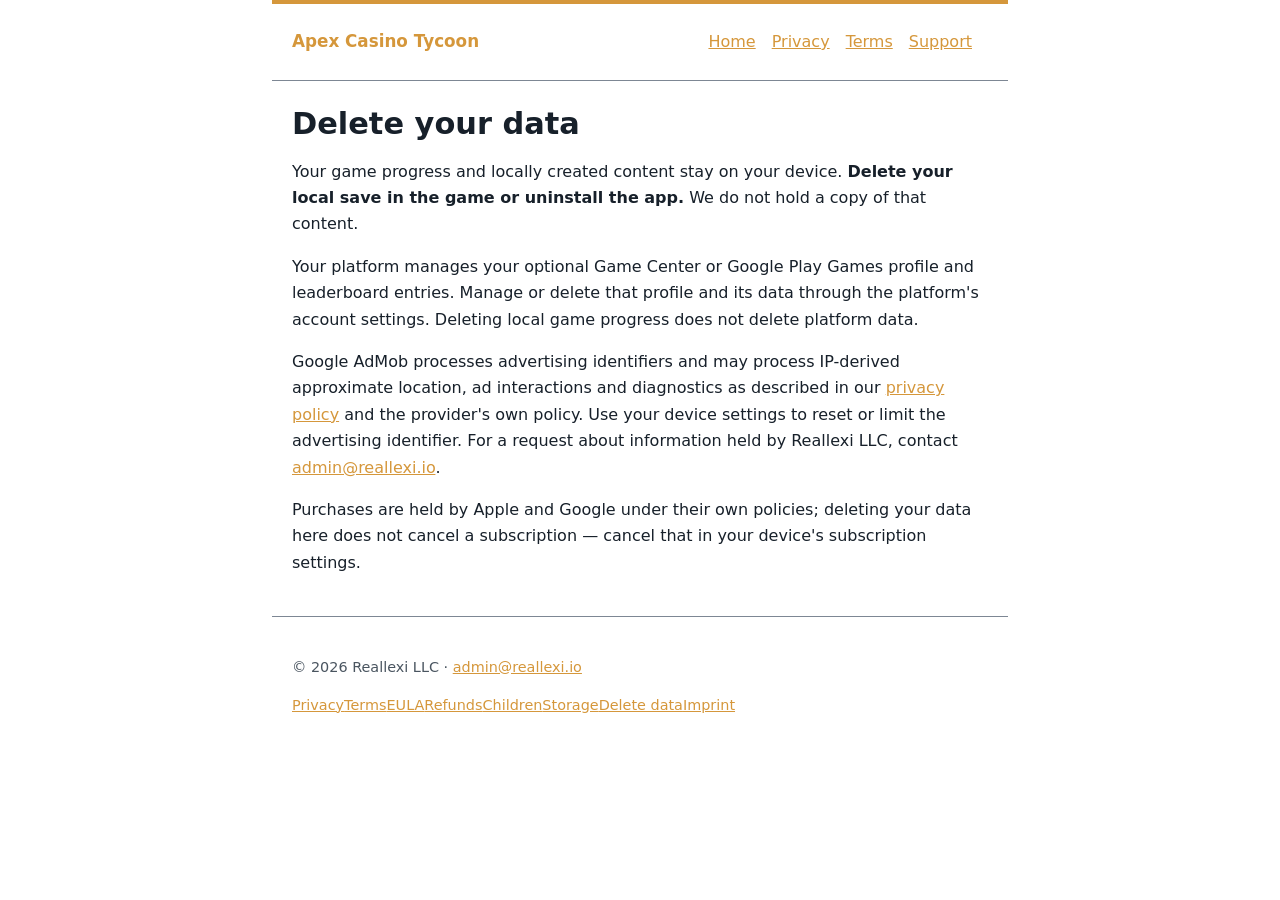
<file: delete-account.html>
<!doctype html>
<html lang="en" data-store="all">
<head>
<meta charset="utf-8">
<meta name="viewport" content="width=device-width, initial-scale=1">
<title>Delete your data — Apex Casino Tycoon</title>
<meta name="description" content="How to delete your data from Apex Casino Tycoon.">
<meta name="color-scheme" content="light dark">
<meta name="theme-color" content="#D5973B">
<link rel="icon" href="assets/favicon.ico" sizes="any">
<link rel="icon" type="image/png" sizes="32x32" href="assets/favicon-32.png">
<link rel="icon" type="image/svg+xml" href="assets/favicon.svg">
<link rel="apple-touch-icon" href="assets/apple-touch-icon.png">
<link rel="canonical" href="https://apexcasino.reallexi.io/delete-account.html">
<meta property="og:type" content="website">
<meta property="og:site_name" content="Apex Casino Tycoon">
<meta property="og:title" content="Delete your data — Apex Casino Tycoon">
<meta property="og:description" content="How to delete your data from Apex Casino Tycoon.">
<meta property="og:url" content="https://apexcasino.reallexi.io/delete-account.html">
<meta name="twitter:card" content="summary_large_image">
<meta property="og:image" content="https://apexcasino.reallexi.io/assets/og-card.jpg">
<meta name="twitter:image" content="https://apexcasino.reallexi.io/assets/og-card.jpg">
<style>
  :root { color-scheme: light dark; --bg:#ffffff; --fg:#17202a; --dim:#4a5560; --accent:#D5973B; --line:#7d8794; }
  @media (prefers-color-scheme: dark) { :root { --bg:#0b0f14; --fg:#e8edf2; --dim:#9aa7b4; --accent:#F0B85C; --line:#6b7683; } }
  * { box-sizing: border-box; }
  body { margin:0; background:var(--bg); color:var(--fg); font:16px/1.65 system-ui,-apple-system,Segoe UI,Roboto,sans-serif; }
  .skip { position:absolute; left:-9999px; }
  .skip:focus { left:8px; top:8px; padding:8px 12px; background:var(--accent); color:#fff; z-index:10; }
  header, main, footer { max-width:46rem; margin:0 auto; padding:1.5rem 1.25rem; }
  /* A design identity every non-landing page carries too, not just index: a coloured top stripe,
     an accented brand mark, and a left-border marker on every section heading -- all off the same
     --accent config/site-design.json already drives, so a palette redesign actually shows up
     everywhere, not just behind the hero. */
  header { display:flex; flex-wrap:wrap; gap:1rem; align-items:baseline; justify-content:space-between; border-bottom:1px solid var(--line); border-top:4px solid var(--accent); }
  nav a { margin-right:1rem; }
  a { color:var(--accent); }
  a:focus-visible { outline:3px solid var(--accent); outline-offset:2px; }
  h1 { font-size:1.9rem; line-height:1.25; margin:0 0 .5rem; }
  h2 { font-size:1.25rem; margin-top:2rem; padding-left:.75rem; border-left:.3rem solid var(--accent); }
  .brand { font-weight:700; font-size:1.05rem; color:var(--accent); text-decoration:none; }
  .updated { color:var(--dim); font-size:.9rem; }
  /* Google's widget injects a top banner frame while a translation is active, which pushes body
     down by its own height unless suppressed -- and re-colours <body> itself, so both are pinned. */
  .translate { font-size:.85rem; max-width:11rem; }
  .goog-te-banner-frame { display:none !important; }
  body { top:0 !important; }
  footer { border-top:1px solid var(--line); color:var(--dim); font-size:.9rem; }
  footer .social { display:flex; gap:.9rem; margin-top:.5rem; }
  footer .social a { display:inline-flex; color:var(--dim); }
  footer .social a:hover, footer .social a:focus-visible { color:var(--accent); }
  footer .social svg { width:1.4rem; height:1.4rem; fill:currentColor; }
  ul { padding-left:1.25rem; }
  .sr-only { position:absolute; width:1px; height:1px; overflow:hidden; clip:rect(0 0 0 0); white-space:nowrap; }

  [data-when] { display:none; }
  html[data-store="all"] [data-when~="all"],
  html[data-store="ios"] [data-when~="ios"],
  html[data-store="android"] [data-when~="android"] { display:inline; }
  html[data-store="all"] .badge[data-when~="all"],
  html[data-store="ios"] .badge[data-when~="ios"],
  html[data-store="android"] .badge[data-when~="android"] { display:inline-flex; }
</style>
<script>(function(){var m=/[?&]platform=(ios|android|web)\b/.exec(location.search),p=m&&m[1];
if(!p&&!false){var u=navigator.userAgent||'';p=/Android/i.test(u)?'android':/iPhone|iPad|iPod/i.test(u)?'ios'
:/Macintosh|Mac OS X/i.test(u)?'ios':'';}
if(p==='ios'||p==='android')document.documentElement.setAttribute('data-store',p);
document.addEventListener('DOMContentLoaded',function(){(function scopeSiteLinks(document,location,platform){
 if(platform!=='ios'&&platform!=='android')return;
 for(const link of document.querySelectorAll('a[href]')){
  const raw=link.getAttribute('href');if(!raw||raw.startsWith('#'))continue;
  const url=new URL(raw,location.href);
  if(url.origin!==location.origin||!['http:','https:'].includes(url.protocol))continue;
  url.searchParams.set('platform',platform);link.setAttribute('href',url.href);
 }
})(document,location,p);});
// Screenshot/key-art thumbnails open full-size in a native <dialog> -- event delegation, so this
// runs safely in <head> before the buttons and dialog even exist in the DOM yet. Escape-to-close
// and focus trapping come free with showModal(); only the backdrop click and the close button need
// wiring by hand.
document.addEventListener('click',function(e){
  var f=e.target.closest('[data-gallery-filter]');
  if(f){var key=f.getAttribute('data-gallery-filter');document.querySelectorAll('[data-gallery-filter]').forEach(function(b){b.setAttribute('aria-pressed',String(b===f));});document.querySelectorAll('[data-gallery-category]').forEach(function(card){card.hidden=key!=='all'&&card.getAttribute('data-gallery-category')!==key;});return;}
  var t=e.target.closest('.thumb');
  if(t){var d=document.querySelector('.lightbox');if(!d)return;var img=d.querySelector('img');
    img.src=t.getAttribute('data-full');img.alt=t.getAttribute('aria-label')||'';d.showModal();return;}
  if(e.target.closest('.lightbox-close')){var d2=e.target.closest('.lightbox');if(d2)d2.close();return;}
  if(e.target.classList&&e.target.classList.contains('lightbox'))e.target.close();
});})();</script>
</head>
<body>
<a class="skip" href="#main">Skip to content</a>
<header>
  <a class="brand" href="./">Apex Casino Tycoon</a>
  <nav aria-label="Site"><a href="./">Home</a><a href="./privacy.html">Privacy</a><a href="./terms.html">Terms</a><a href="./support.html">Support</a></nav>
  
</header>
<main id="main">
<h1>Delete your data</h1>
<p>Your game progress and locally created content stay on your device. <strong>Delete your local save in the game or uninstall the app.</strong> We do not hold a copy of that content.</p>
<p>Your platform manages your optional <span data-when="all">Game Center or Google Play Games</span><span data-when="ios">Game Center</span><span data-when="android">Google Play Games</span> profile and leaderboard entries. Manage or delete that profile and its data through the platform's account settings. Deleting local game progress does not delete platform data.</p>
<p><span data-when="all">Google AdMob</span><span data-when="ios">AdMob</span><span data-when="android">Google AdMob</span> processes advertising identifiers and may process IP-derived approximate location, ad interactions and diagnostics as described in our <a href="./privacy.html">privacy policy</a> and the provider's own policy. Use your device settings to reset or limit the advertising identifier. For a request about information held by Reallexi LLC, contact <a href="mailto:admin@reallexi.io">admin@reallexi.io</a>.</p><p>Purchases are held by <span data-when="all">Apple and Google</span><span data-when="ios">Apple</span><span data-when="android">Google</span> under <span data-when="all">their</span><span data-when="ios">its</span><span data-when="android">its</span> own policies; deleting your data here does not cancel a subscription — cancel that in your device's subscription settings.</p>
</main>
<footer>
  <p>© 2026 Reallexi LLC · <a href="mailto:admin@reallexi.io">admin@reallexi.io</a></p>
  <p><a href="./privacy.html">Privacy</a><a href="./terms.html">Terms</a><a href="./eula.html">EULA</a><a href="./refunds.html">Refunds</a><a href="./children.html">Children</a><a href="./cookies.html">Storage</a><a href="./delete-account.html">Delete data</a><a href="./imprint.html">Imprint</a></p>
  
</footer>

</body>
</html>
</file>
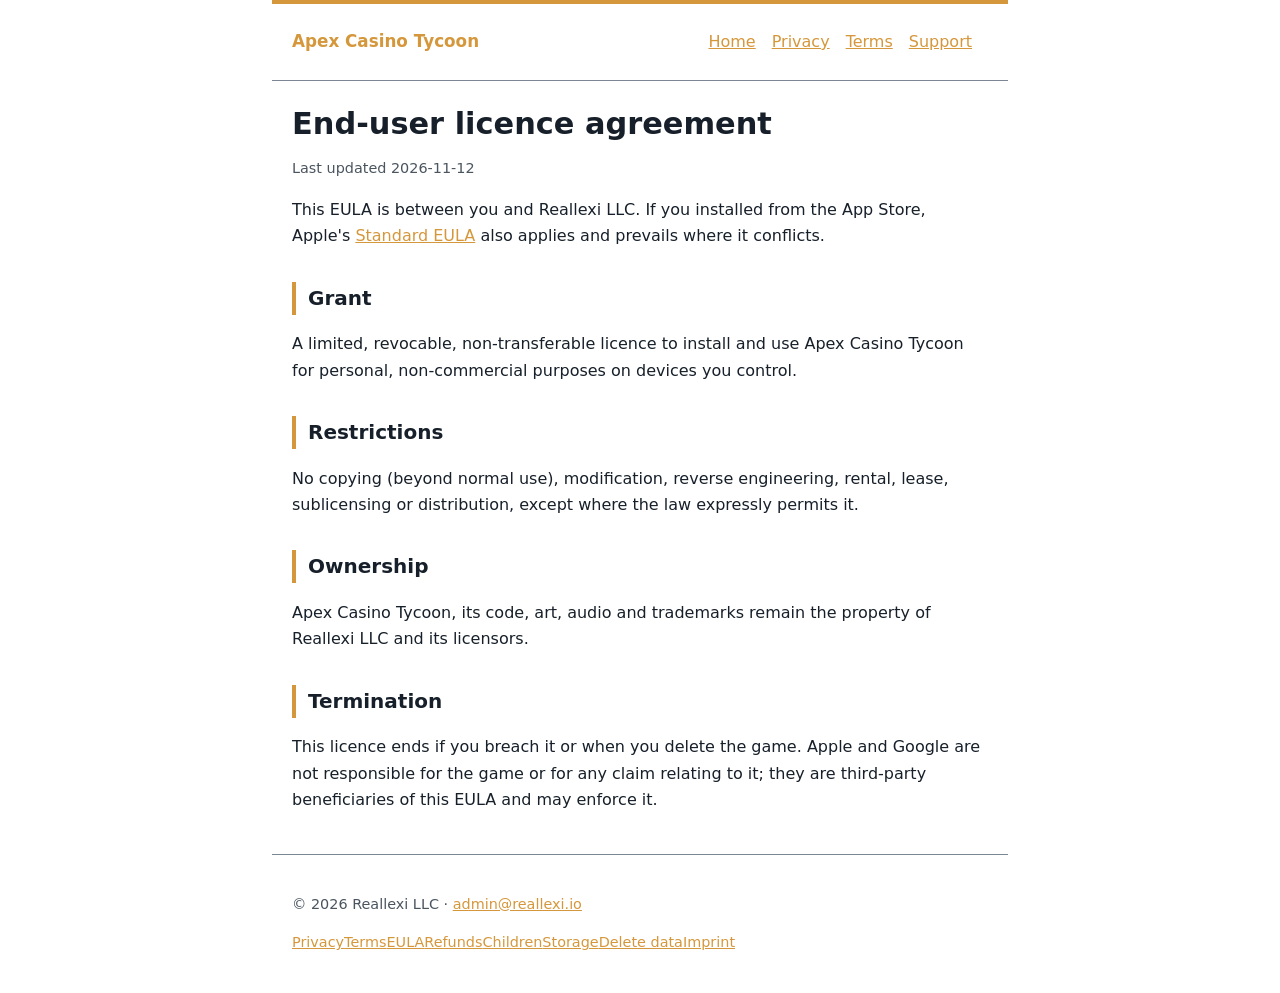
<file: eula.html>
<!doctype html>
<html lang="en" data-store="all">
<head>
<meta charset="utf-8">
<meta name="viewport" content="width=device-width, initial-scale=1">
<title>End-user licence agreement — Apex Casino Tycoon</title>
<meta name="description" content="Licence terms for Apex Casino Tycoon.">
<meta name="color-scheme" content="light dark">
<meta name="theme-color" content="#D5973B">
<link rel="icon" href="assets/favicon.ico" sizes="any">
<link rel="icon" type="image/png" sizes="32x32" href="assets/favicon-32.png">
<link rel="icon" type="image/svg+xml" href="assets/favicon.svg">
<link rel="apple-touch-icon" href="assets/apple-touch-icon.png">
<link rel="canonical" href="https://apexcasino.reallexi.io/eula.html">
<meta property="og:type" content="website">
<meta property="og:site_name" content="Apex Casino Tycoon">
<meta property="og:title" content="End-user licence agreement — Apex Casino Tycoon">
<meta property="og:description" content="Licence terms for Apex Casino Tycoon.">
<meta property="og:url" content="https://apexcasino.reallexi.io/eula.html">
<meta name="twitter:card" content="summary_large_image">
<meta property="og:image" content="https://apexcasino.reallexi.io/assets/og-card.jpg">
<meta name="twitter:image" content="https://apexcasino.reallexi.io/assets/og-card.jpg">
<style>
  :root { color-scheme: light dark; --bg:#ffffff; --fg:#17202a; --dim:#4a5560; --accent:#D5973B; --line:#7d8794; }
  @media (prefers-color-scheme: dark) { :root { --bg:#0b0f14; --fg:#e8edf2; --dim:#9aa7b4; --accent:#F0B85C; --line:#6b7683; } }
  * { box-sizing: border-box; }
  body { margin:0; background:var(--bg); color:var(--fg); font:16px/1.65 system-ui,-apple-system,Segoe UI,Roboto,sans-serif; }
  .skip { position:absolute; left:-9999px; }
  .skip:focus { left:8px; top:8px; padding:8px 12px; background:var(--accent); color:#fff; z-index:10; }
  header, main, footer { max-width:46rem; margin:0 auto; padding:1.5rem 1.25rem; }
  /* A design identity every non-landing page carries too, not just index: a coloured top stripe,
     an accented brand mark, and a left-border marker on every section heading -- all off the same
     --accent config/site-design.json already drives, so a palette redesign actually shows up
     everywhere, not just behind the hero. */
  header { display:flex; flex-wrap:wrap; gap:1rem; align-items:baseline; justify-content:space-between; border-bottom:1px solid var(--line); border-top:4px solid var(--accent); }
  nav a { margin-right:1rem; }
  a { color:var(--accent); }
  a:focus-visible { outline:3px solid var(--accent); outline-offset:2px; }
  h1 { font-size:1.9rem; line-height:1.25; margin:0 0 .5rem; }
  h2 { font-size:1.25rem; margin-top:2rem; padding-left:.75rem; border-left:.3rem solid var(--accent); }
  .brand { font-weight:700; font-size:1.05rem; color:var(--accent); text-decoration:none; }
  .updated { color:var(--dim); font-size:.9rem; }
  /* Google's widget injects a top banner frame while a translation is active, which pushes body
     down by its own height unless suppressed -- and re-colours <body> itself, so both are pinned. */
  .translate { font-size:.85rem; max-width:11rem; }
  .goog-te-banner-frame { display:none !important; }
  body { top:0 !important; }
  footer { border-top:1px solid var(--line); color:var(--dim); font-size:.9rem; }
  footer .social { display:flex; gap:.9rem; margin-top:.5rem; }
  footer .social a { display:inline-flex; color:var(--dim); }
  footer .social a:hover, footer .social a:focus-visible { color:var(--accent); }
  footer .social svg { width:1.4rem; height:1.4rem; fill:currentColor; }
  ul { padding-left:1.25rem; }
  .sr-only { position:absolute; width:1px; height:1px; overflow:hidden; clip:rect(0 0 0 0); white-space:nowrap; }

  [data-when] { display:none; }
  html[data-store="all"] [data-when~="all"],
  html[data-store="ios"] [data-when~="ios"],
  html[data-store="android"] [data-when~="android"] { display:inline; }
  html[data-store="all"] .badge[data-when~="all"],
  html[data-store="ios"] .badge[data-when~="ios"],
  html[data-store="android"] .badge[data-when~="android"] { display:inline-flex; }
</style>
<script>(function(){var m=/[?&]platform=(ios|android|web)\b/.exec(location.search),p=m&&m[1];
if(!p&&!false){var u=navigator.userAgent||'';p=/Android/i.test(u)?'android':/iPhone|iPad|iPod/i.test(u)?'ios'
:/Macintosh|Mac OS X/i.test(u)?'ios':'';}
if(p==='ios'||p==='android')document.documentElement.setAttribute('data-store',p);
document.addEventListener('DOMContentLoaded',function(){(function scopeSiteLinks(document,location,platform){
 if(platform!=='ios'&&platform!=='android')return;
 for(const link of document.querySelectorAll('a[href]')){
  const raw=link.getAttribute('href');if(!raw||raw.startsWith('#'))continue;
  const url=new URL(raw,location.href);
  if(url.origin!==location.origin||!['http:','https:'].includes(url.protocol))continue;
  url.searchParams.set('platform',platform);link.setAttribute('href',url.href);
 }
})(document,location,p);});
// Screenshot/key-art thumbnails open full-size in a native <dialog> -- event delegation, so this
// runs safely in <head> before the buttons and dialog even exist in the DOM yet. Escape-to-close
// and focus trapping come free with showModal(); only the backdrop click and the close button need
// wiring by hand.
document.addEventListener('click',function(e){
  var f=e.target.closest('[data-gallery-filter]');
  if(f){var key=f.getAttribute('data-gallery-filter');document.querySelectorAll('[data-gallery-filter]').forEach(function(b){b.setAttribute('aria-pressed',String(b===f));});document.querySelectorAll('[data-gallery-category]').forEach(function(card){card.hidden=key!=='all'&&card.getAttribute('data-gallery-category')!==key;});return;}
  var t=e.target.closest('.thumb');
  if(t){var d=document.querySelector('.lightbox');if(!d)return;var img=d.querySelector('img');
    img.src=t.getAttribute('data-full');img.alt=t.getAttribute('aria-label')||'';d.showModal();return;}
  if(e.target.closest('.lightbox-close')){var d2=e.target.closest('.lightbox');if(d2)d2.close();return;}
  if(e.target.classList&&e.target.classList.contains('lightbox'))e.target.close();
});})();</script>
</head>
<body>
<a class="skip" href="#main">Skip to content</a>
<header>
  <a class="brand" href="./">Apex Casino Tycoon</a>
  <nav aria-label="Site"><a href="./">Home</a><a href="./privacy.html">Privacy</a><a href="./terms.html">Terms</a><a href="./support.html">Support</a></nav>
  
</header>
<main id="main">
<h1>End-user licence agreement</h1>
<p class="updated">Last updated 2026-11-12</p>

<p>This EULA is between you and Reallexi LLC.<span data-when="all ios"> If you installed from the App Store, Apple's <a href="https://www.apple.com/legal/internet-services/itunes/dev/stdeula/">Standard EULA</a> also applies and prevails where it conflicts.</span></p>
<h2>Grant</h2>
<p>A limited, revocable, non-transferable licence to install and use Apex Casino Tycoon for personal, non-commercial purposes on devices you control.</p>
<h2>Restrictions</h2>
<p>No copying (beyond normal use), modification, reverse engineering, rental, lease, sublicensing or distribution, except where the law expressly permits it.</p>
<h2>Ownership</h2>
<p>Apex Casino Tycoon, its code, art, audio and trademarks remain the property of Reallexi LLC and its licensors.</p>
<h2>Termination</h2>
<p>This licence ends if you breach it or when you delete the game. <span data-when="all">Apple and Google are</span><span data-when="ios">Apple is</span><span data-when="android">Google is</span> not responsible for the game or for any claim relating to it; <span data-when="all">they are third-party beneficiaries</span><span data-when="ios">it is a third-party beneficiary</span><span data-when="android">it is a third-party beneficiary</span> of this EULA and may enforce it.</p>
</main>
<footer>
  <p>© 2026 Reallexi LLC · <a href="mailto:admin@reallexi.io">admin@reallexi.io</a></p>
  <p><a href="./privacy.html">Privacy</a><a href="./terms.html">Terms</a><a href="./eula.html">EULA</a><a href="./refunds.html">Refunds</a><a href="./children.html">Children</a><a href="./cookies.html">Storage</a><a href="./delete-account.html">Delete data</a><a href="./imprint.html">Imprint</a></p>
  
</footer>

</body>
</html>
</file>
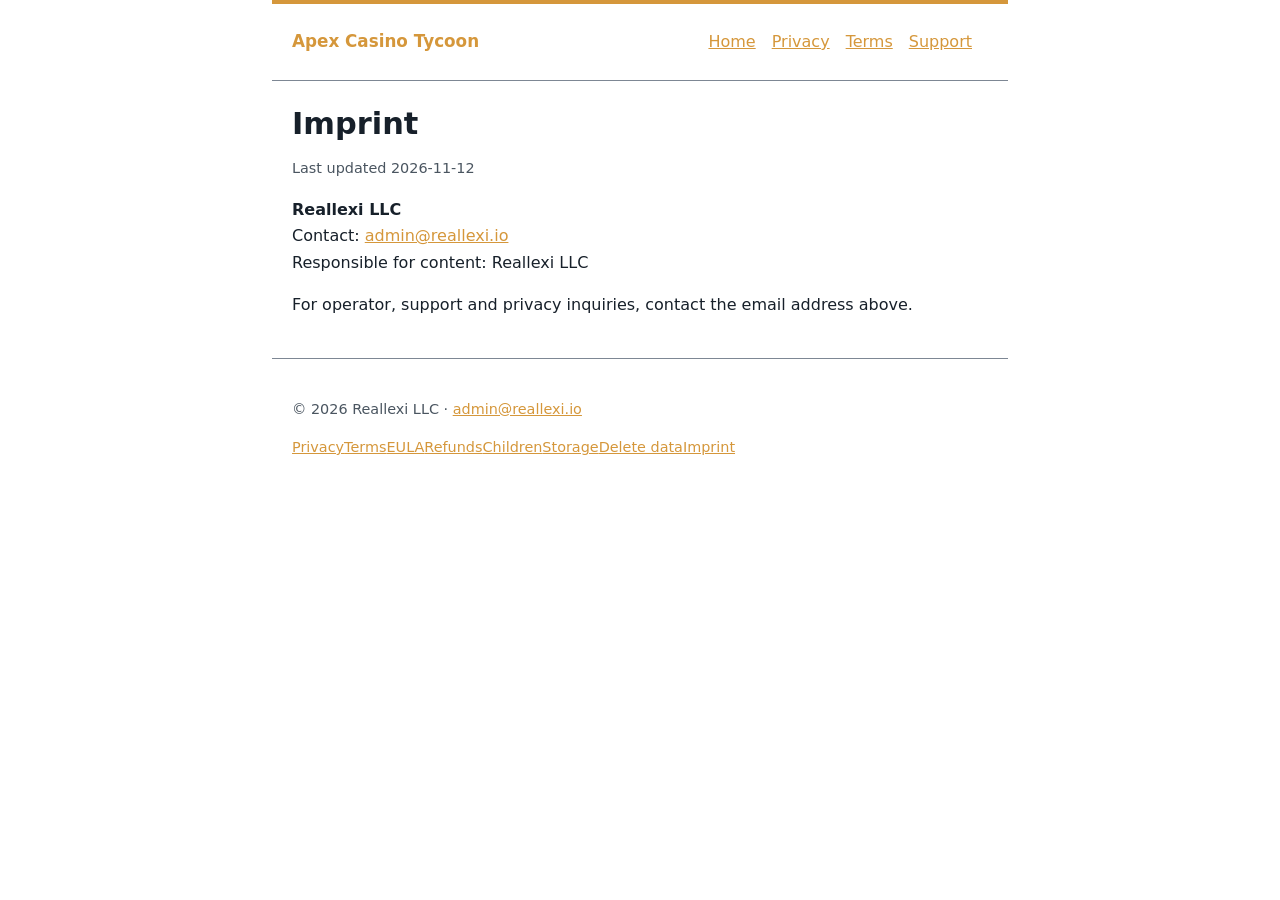
<file: imprint.html>
<!doctype html>
<html lang="en" data-store="all">
<head>
<meta charset="utf-8">
<meta name="viewport" content="width=device-width, initial-scale=1">
<title>Imprint — Apex Casino Tycoon</title>
<meta name="description" content="Operator information for Apex Casino Tycoon.">
<meta name="color-scheme" content="light dark">
<meta name="theme-color" content="#D5973B">
<link rel="icon" href="assets/favicon.ico" sizes="any">
<link rel="icon" type="image/png" sizes="32x32" href="assets/favicon-32.png">
<link rel="icon" type="image/svg+xml" href="assets/favicon.svg">
<link rel="apple-touch-icon" href="assets/apple-touch-icon.png">
<link rel="canonical" href="https://apexcasino.reallexi.io/imprint.html">
<meta property="og:type" content="website">
<meta property="og:site_name" content="Apex Casino Tycoon">
<meta property="og:title" content="Imprint — Apex Casino Tycoon">
<meta property="og:description" content="Operator information for Apex Casino Tycoon.">
<meta property="og:url" content="https://apexcasino.reallexi.io/imprint.html">
<meta name="twitter:card" content="summary_large_image">
<meta property="og:image" content="https://apexcasino.reallexi.io/assets/og-card.jpg">
<meta name="twitter:image" content="https://apexcasino.reallexi.io/assets/og-card.jpg">
<style>
  :root { color-scheme: light dark; --bg:#ffffff; --fg:#17202a; --dim:#4a5560; --accent:#D5973B; --line:#7d8794; }
  @media (prefers-color-scheme: dark) { :root { --bg:#0b0f14; --fg:#e8edf2; --dim:#9aa7b4; --accent:#F0B85C; --line:#6b7683; } }
  * { box-sizing: border-box; }
  body { margin:0; background:var(--bg); color:var(--fg); font:16px/1.65 system-ui,-apple-system,Segoe UI,Roboto,sans-serif; }
  .skip { position:absolute; left:-9999px; }
  .skip:focus { left:8px; top:8px; padding:8px 12px; background:var(--accent); color:#fff; z-index:10; }
  header, main, footer { max-width:46rem; margin:0 auto; padding:1.5rem 1.25rem; }
  /* A design identity every non-landing page carries too, not just index: a coloured top stripe,
     an accented brand mark, and a left-border marker on every section heading -- all off the same
     --accent config/site-design.json already drives, so a palette redesign actually shows up
     everywhere, not just behind the hero. */
  header { display:flex; flex-wrap:wrap; gap:1rem; align-items:baseline; justify-content:space-between; border-bottom:1px solid var(--line); border-top:4px solid var(--accent); }
  nav a { margin-right:1rem; }
  a { color:var(--accent); }
  a:focus-visible { outline:3px solid var(--accent); outline-offset:2px; }
  h1 { font-size:1.9rem; line-height:1.25; margin:0 0 .5rem; }
  h2 { font-size:1.25rem; margin-top:2rem; padding-left:.75rem; border-left:.3rem solid var(--accent); }
  .brand { font-weight:700; font-size:1.05rem; color:var(--accent); text-decoration:none; }
  .updated { color:var(--dim); font-size:.9rem; }
  /* Google's widget injects a top banner frame while a translation is active, which pushes body
     down by its own height unless suppressed -- and re-colours <body> itself, so both are pinned. */
  .translate { font-size:.85rem; max-width:11rem; }
  .goog-te-banner-frame { display:none !important; }
  body { top:0 !important; }
  footer { border-top:1px solid var(--line); color:var(--dim); font-size:.9rem; }
  footer .social { display:flex; gap:.9rem; margin-top:.5rem; }
  footer .social a { display:inline-flex; color:var(--dim); }
  footer .social a:hover, footer .social a:focus-visible { color:var(--accent); }
  footer .social svg { width:1.4rem; height:1.4rem; fill:currentColor; }
  ul { padding-left:1.25rem; }
  .sr-only { position:absolute; width:1px; height:1px; overflow:hidden; clip:rect(0 0 0 0); white-space:nowrap; }

  [data-when] { display:none; }
  html[data-store="all"] [data-when~="all"],
  html[data-store="ios"] [data-when~="ios"],
  html[data-store="android"] [data-when~="android"] { display:inline; }
  html[data-store="all"] .badge[data-when~="all"],
  html[data-store="ios"] .badge[data-when~="ios"],
  html[data-store="android"] .badge[data-when~="android"] { display:inline-flex; }
</style>
<script>(function(){var m=/[?&]platform=(ios|android|web)\b/.exec(location.search),p=m&&m[1];
if(!p&&!false){var u=navigator.userAgent||'';p=/Android/i.test(u)?'android':/iPhone|iPad|iPod/i.test(u)?'ios'
:/Macintosh|Mac OS X/i.test(u)?'ios':'';}
if(p==='ios'||p==='android')document.documentElement.setAttribute('data-store',p);
document.addEventListener('DOMContentLoaded',function(){(function scopeSiteLinks(document,location,platform){
 if(platform!=='ios'&&platform!=='android')return;
 for(const link of document.querySelectorAll('a[href]')){
  const raw=link.getAttribute('href');if(!raw||raw.startsWith('#'))continue;
  const url=new URL(raw,location.href);
  if(url.origin!==location.origin||!['http:','https:'].includes(url.protocol))continue;
  url.searchParams.set('platform',platform);link.setAttribute('href',url.href);
 }
})(document,location,p);});
// Screenshot/key-art thumbnails open full-size in a native <dialog> -- event delegation, so this
// runs safely in <head> before the buttons and dialog even exist in the DOM yet. Escape-to-close
// and focus trapping come free with showModal(); only the backdrop click and the close button need
// wiring by hand.
document.addEventListener('click',function(e){
  var f=e.target.closest('[data-gallery-filter]');
  if(f){var key=f.getAttribute('data-gallery-filter');document.querySelectorAll('[data-gallery-filter]').forEach(function(b){b.setAttribute('aria-pressed',String(b===f));});document.querySelectorAll('[data-gallery-category]').forEach(function(card){card.hidden=key!=='all'&&card.getAttribute('data-gallery-category')!==key;});return;}
  var t=e.target.closest('.thumb');
  if(t){var d=document.querySelector('.lightbox');if(!d)return;var img=d.querySelector('img');
    img.src=t.getAttribute('data-full');img.alt=t.getAttribute('aria-label')||'';d.showModal();return;}
  if(e.target.closest('.lightbox-close')){var d2=e.target.closest('.lightbox');if(d2)d2.close();return;}
  if(e.target.classList&&e.target.classList.contains('lightbox'))e.target.close();
});})();</script>
</head>
<body>
<a class="skip" href="#main">Skip to content</a>
<header>
  <a class="brand" href="./">Apex Casino Tycoon</a>
  <nav aria-label="Site"><a href="./">Home</a><a href="./privacy.html">Privacy</a><a href="./terms.html">Terms</a><a href="./support.html">Support</a></nav>
  
</header>
<main id="main">
<h1>Imprint</h1>
<p class="updated">Last updated 2026-11-12</p>

<p><strong>Reallexi LLC</strong><br>
Contact: <a href="mailto:admin@reallexi.io">admin@reallexi.io</a><br>
Responsible for content: Reallexi LLC</p>
<p>For operator, support and privacy inquiries, contact the email address above.</p>
</main>
<footer>
  <p>© 2026 Reallexi LLC · <a href="mailto:admin@reallexi.io">admin@reallexi.io</a></p>
  <p><a href="./privacy.html">Privacy</a><a href="./terms.html">Terms</a><a href="./eula.html">EULA</a><a href="./refunds.html">Refunds</a><a href="./children.html">Children</a><a href="./cookies.html">Storage</a><a href="./delete-account.html">Delete data</a><a href="./imprint.html">Imprint</a></p>
  
</footer>

</body>
</html>
</file>
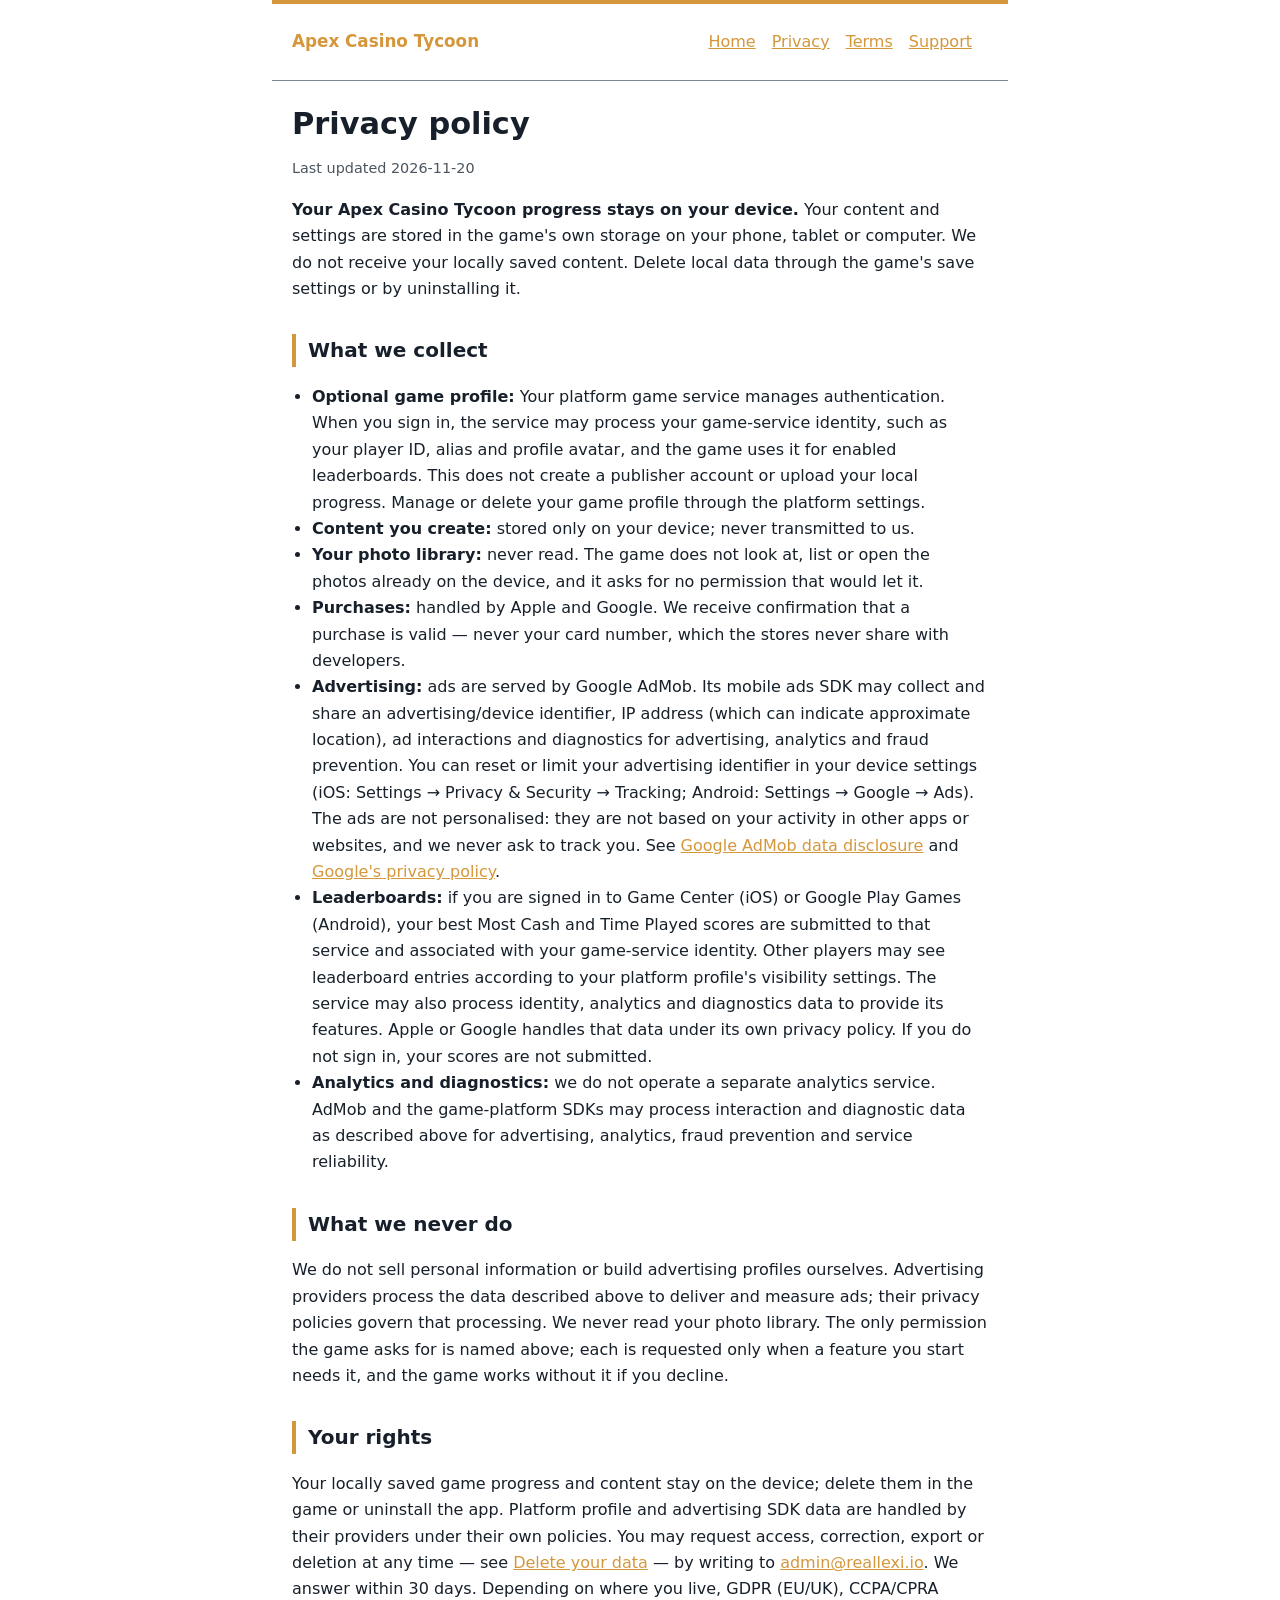
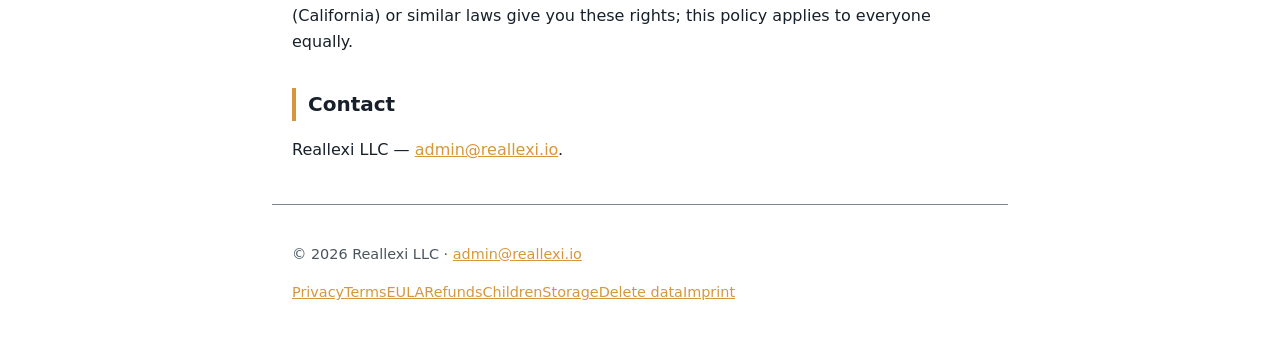
<file: privacy.html>
<!doctype html>
<html lang="en" data-store="all">
<head>
<meta charset="utf-8">
<meta name="viewport" content="width=device-width, initial-scale=1">
<title>Privacy policy — Apex Casino Tycoon</title>
<meta name="description" content="How Apex Casino Tycoon handles your data.">
<meta name="color-scheme" content="light dark">
<meta name="theme-color" content="#D5973B">
<link rel="icon" href="assets/favicon.ico" sizes="any">
<link rel="icon" type="image/png" sizes="32x32" href="assets/favicon-32.png">
<link rel="icon" type="image/svg+xml" href="assets/favicon.svg">
<link rel="apple-touch-icon" href="assets/apple-touch-icon.png">
<link rel="canonical" href="https://apexcasino.reallexi.io/privacy.html">
<meta property="og:type" content="website">
<meta property="og:site_name" content="Apex Casino Tycoon">
<meta property="og:title" content="Privacy policy — Apex Casino Tycoon">
<meta property="og:description" content="How Apex Casino Tycoon handles your data.">
<meta property="og:url" content="https://apexcasino.reallexi.io/privacy.html">
<meta name="twitter:card" content="summary_large_image">
<meta property="og:image" content="https://apexcasino.reallexi.io/assets/og-card.jpg">
<meta name="twitter:image" content="https://apexcasino.reallexi.io/assets/og-card.jpg">
<style>
  :root { color-scheme: light dark; --bg:#ffffff; --fg:#17202a; --dim:#4a5560; --accent:#D5973B; --line:#7d8794; }
  @media (prefers-color-scheme: dark) { :root { --bg:#0b0f14; --fg:#e8edf2; --dim:#9aa7b4; --accent:#F0B85C; --line:#6b7683; } }
  * { box-sizing: border-box; }
  body { margin:0; background:var(--bg); color:var(--fg); font:16px/1.65 system-ui,-apple-system,Segoe UI,Roboto,sans-serif; }
  .skip { position:absolute; left:-9999px; }
  .skip:focus { left:8px; top:8px; padding:8px 12px; background:var(--accent); color:#fff; z-index:10; }
  header, main, footer { max-width:46rem; margin:0 auto; padding:1.5rem 1.25rem; }
  /* A design identity every non-landing page carries too, not just index: a coloured top stripe,
     an accented brand mark, and a left-border marker on every section heading -- all off the same
     --accent config/site-design.json already drives, so a palette redesign actually shows up
     everywhere, not just behind the hero. */
  header { display:flex; flex-wrap:wrap; gap:1rem; align-items:baseline; justify-content:space-between; border-bottom:1px solid var(--line); border-top:4px solid var(--accent); }
  nav a { margin-right:1rem; }
  a { color:var(--accent); }
  a:focus-visible { outline:3px solid var(--accent); outline-offset:2px; }
  h1 { font-size:1.9rem; line-height:1.25; margin:0 0 .5rem; }
  h2 { font-size:1.25rem; margin-top:2rem; padding-left:.75rem; border-left:.3rem solid var(--accent); }
  .brand { font-weight:700; font-size:1.05rem; color:var(--accent); text-decoration:none; }
  .updated { color:var(--dim); font-size:.9rem; }
  /* Google's widget injects a top banner frame while a translation is active, which pushes body
     down by its own height unless suppressed -- and re-colours <body> itself, so both are pinned. */
  .translate { font-size:.85rem; max-width:11rem; }
  .goog-te-banner-frame { display:none !important; }
  body { top:0 !important; }
  footer { border-top:1px solid var(--line); color:var(--dim); font-size:.9rem; }
  footer .social { display:flex; gap:.9rem; margin-top:.5rem; }
  footer .social a { display:inline-flex; color:var(--dim); }
  footer .social a:hover, footer .social a:focus-visible { color:var(--accent); }
  footer .social svg { width:1.4rem; height:1.4rem; fill:currentColor; }
  ul { padding-left:1.25rem; }
  .sr-only { position:absolute; width:1px; height:1px; overflow:hidden; clip:rect(0 0 0 0); white-space:nowrap; }

  [data-when] { display:none; }
  html[data-store="all"] [data-when~="all"],
  html[data-store="ios"] [data-when~="ios"],
  html[data-store="android"] [data-when~="android"] { display:inline; }
  html[data-store="all"] .badge[data-when~="all"],
  html[data-store="ios"] .badge[data-when~="ios"],
  html[data-store="android"] .badge[data-when~="android"] { display:inline-flex; }
</style>
<script>(function(){var m=/[?&]platform=(ios|android|web)\b/.exec(location.search),p=m&&m[1];
if(!p&&!false){var u=navigator.userAgent||'';p=/Android/i.test(u)?'android':/iPhone|iPad|iPod/i.test(u)?'ios'
:/Macintosh|Mac OS X/i.test(u)?'ios':'';}
if(p==='ios'||p==='android')document.documentElement.setAttribute('data-store',p);
document.addEventListener('DOMContentLoaded',function(){(function scopeSiteLinks(document,location,platform){
 if(platform!=='ios'&&platform!=='android')return;
 for(const link of document.querySelectorAll('a[href]')){
  const raw=link.getAttribute('href');if(!raw||raw.startsWith('#'))continue;
  const url=new URL(raw,location.href);
  if(url.origin!==location.origin||!['http:','https:'].includes(url.protocol))continue;
  url.searchParams.set('platform',platform);link.setAttribute('href',url.href);
 }
})(document,location,p);});
// Screenshot/key-art thumbnails open full-size in a native <dialog> -- event delegation, so this
// runs safely in <head> before the buttons and dialog even exist in the DOM yet. Escape-to-close
// and focus trapping come free with showModal(); only the backdrop click and the close button need
// wiring by hand.
document.addEventListener('click',function(e){
  var f=e.target.closest('[data-gallery-filter]');
  if(f){var key=f.getAttribute('data-gallery-filter');document.querySelectorAll('[data-gallery-filter]').forEach(function(b){b.setAttribute('aria-pressed',String(b===f));});document.querySelectorAll('[data-gallery-category]').forEach(function(card){card.hidden=key!=='all'&&card.getAttribute('data-gallery-category')!==key;});return;}
  var t=e.target.closest('.thumb');
  if(t){var d=document.querySelector('.lightbox');if(!d)return;var img=d.querySelector('img');
    img.src=t.getAttribute('data-full');img.alt=t.getAttribute('aria-label')||'';d.showModal();return;}
  if(e.target.closest('.lightbox-close')){var d2=e.target.closest('.lightbox');if(d2)d2.close();return;}
  if(e.target.classList&&e.target.classList.contains('lightbox'))e.target.close();
});})();</script>
</head>
<body>
<a class="skip" href="#main">Skip to content</a>
<header>
  <a class="brand" href="./">Apex Casino Tycoon</a>
  <nav aria-label="Site"><a href="./">Home</a><a href="./privacy.html">Privacy</a><a href="./terms.html">Terms</a><a href="./support.html">Support</a></nav>
  
</header>
<main id="main">
<h1>Privacy policy</h1>
<p class="updated">Last updated 2026-11-20</p>

<p><strong>Your Apex Casino Tycoon progress stays on your device.</strong> Your content and settings are stored in the game's own storage on your phone, tablet or computer. We do not receive your locally saved content. Delete local data through the game's save settings or by uninstalling it.</p>
<h2>What we collect</h2>
<ul>
  <li><strong>Optional game profile:</strong> <span data-when="all">Your platform game service</span><span data-when="ios">Game Center</span><span data-when="android">Google Play Games</span> manages authentication. When you sign in, the service may process your game-service identity, such as your player ID, alias and profile avatar, and the game uses it for enabled leaderboards. This does not create a publisher account or upload your local progress. Manage or delete your game profile through the platform settings.</li>
  
  <li><strong>Content you create:</strong> stored only on your device; never transmitted to us.</li>
  
  
  <li><strong>Your photo library:</strong> never read. The game does not look at, list or open the photos already on the device, and it asks for no permission that would let it.</li>
  <li><strong>Purchases:</strong> handled by <span data-when="all">Apple and Google</span><span data-when="ios">Apple</span><span data-when="android">Google</span>. We receive confirmation that a purchase is valid — never your card number, which the stores never share with developers.</li>
  <li><strong>Advertising:</strong> ads are served by <span data-when="all">Google AdMob</span><span data-when="ios">AdMob</span><span data-when="android">Google AdMob</span>. Its mobile ads SDK may collect and share an advertising/device identifier, IP address (which can indicate approximate location), ad interactions and diagnostics for advertising, analytics and fraud prevention. You can reset or limit your advertising identifier in your device settings <span data-when="all">(iOS: Settings → Privacy &amp; Security → Tracking; Android: Settings → Google → Ads)</span><span data-when="ios">(Settings → Privacy &amp; Security → Tracking)</span><span data-when="android">(Settings → Google → Ads)</span>. The ads are not personalised: they are not based on your activity in other apps or websites, and we never ask to track you. See <span data-when="all"><a href="https://developers.google.com/admob/android/privacy/play-data-disclosure">Google AdMob data disclosure</a></span><span data-when="ios"><a href="https://developers.google.com/admob/ios/privacy/data-disclosure">AdMob data disclosure</a></span><span data-when="android"><a href="https://developers.google.com/admob/android/privacy/play-data-disclosure">Google AdMob data disclosure</a></span> and <a href="https://policies.google.com/technologies/partner-sites"><span data-when="all">Google's privacy policy</span><span data-when="ios">the ad network's privacy policy</span><span data-when="android">Google's privacy policy</span></a>.</li>
  <li><strong>Leaderboards:</strong> if you are signed in to <span data-when="all">Game Center (iOS) or Google Play Games (Android)</span><span data-when="ios">Game Center</span><span data-when="android">Google Play Games</span>, your best Most Cash and Time Played scores are submitted to that service and associated with your game-service identity. Other players may see leaderboard entries according to your platform profile's visibility settings. The service may also process identity, analytics and diagnostics data to provide its features. <span data-when="all">Apple or Google</span><span data-when="ios">Apple</span><span data-when="android">Google</span> handles that data under its own privacy policy. If you do not sign in, your scores are not submitted.</li>
  <li><strong>Analytics and diagnostics:</strong> we do not operate a separate analytics service. AdMob and the game-platform SDKs may process interaction and diagnostic data as described above for advertising, analytics, fraud prevention and service reliability.</li>
  
  
</ul>
<h2>What we never do</h2>
<p>We do not sell personal information or build advertising profiles ourselves. Advertising providers process the data described above to deliver and measure ads; their privacy policies govern that processing. We never read your photo library. The only permission the game asks for is named above; each is requested only when a feature you start needs it, and the game works without it if you decline.</p>
<h2>Your rights</h2>
<p>Your locally saved game progress and content stay on the device; delete them in the game or uninstall the app. Platform profile and advertising SDK data are handled by their providers under their own policies. You may request access, correction, export or deletion at any time — see <a href="./delete-account.html">Delete your data</a> — by writing to <a href="mailto:admin@reallexi.io">admin@reallexi.io</a>. We answer within 30 days. Depending on where you live, GDPR (EU/UK), CCPA/CPRA (California) or similar laws give you these rights; this policy applies to everyone equally.</p><h2>Contact</h2>
<p>Reallexi LLC — <a href="mailto:admin@reallexi.io">admin@reallexi.io</a>.</p>
</main>
<footer>
  <p>© 2026 Reallexi LLC · <a href="mailto:admin@reallexi.io">admin@reallexi.io</a></p>
  <p><a href="./privacy.html">Privacy</a><a href="./terms.html">Terms</a><a href="./eula.html">EULA</a><a href="./refunds.html">Refunds</a><a href="./children.html">Children</a><a href="./cookies.html">Storage</a><a href="./delete-account.html">Delete data</a><a href="./imprint.html">Imprint</a></p>
  
</footer>

</body>
</html>
</file>
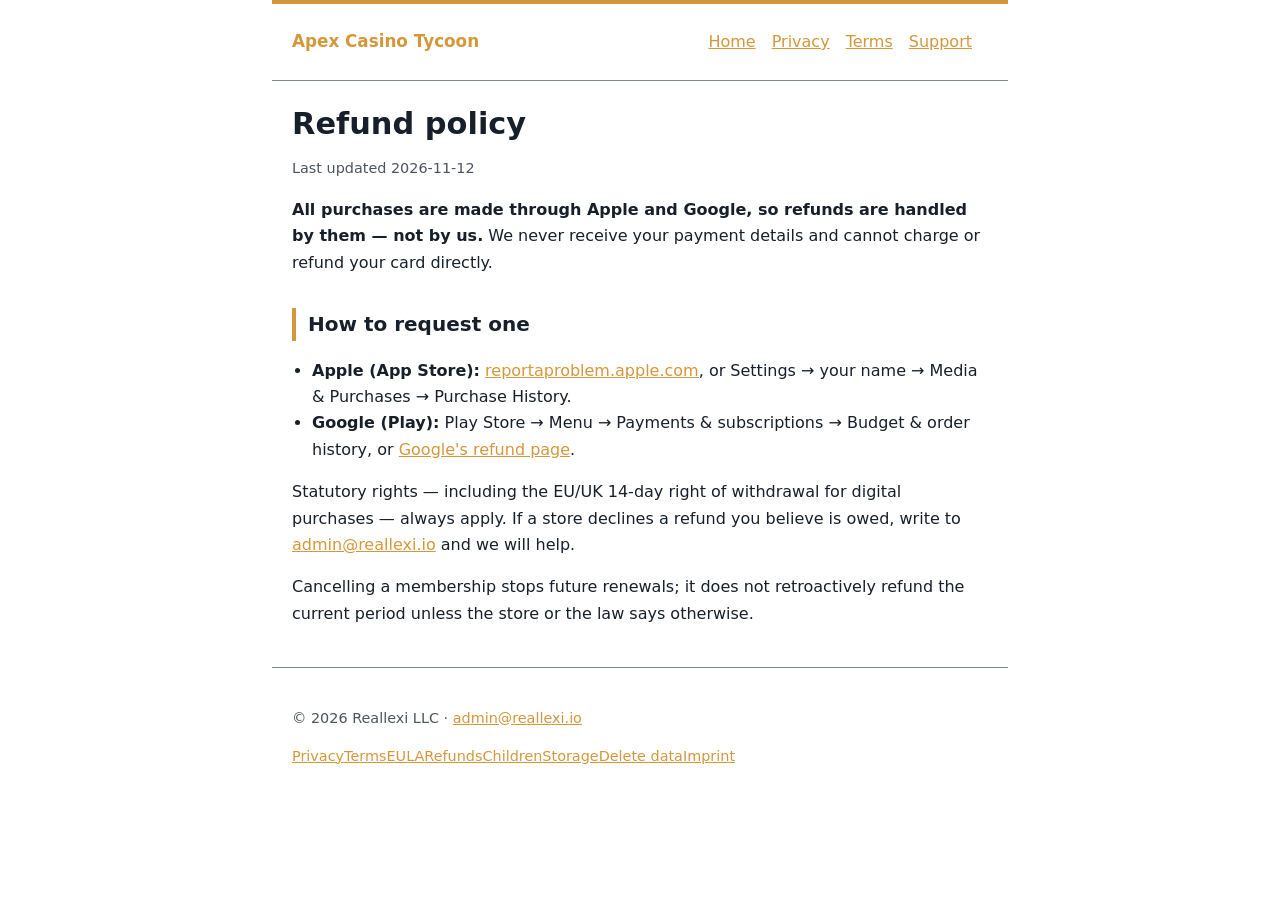
<file: refunds.html>
<!doctype html>
<html lang="en" data-store="all">
<head>
<meta charset="utf-8">
<meta name="viewport" content="width=device-width, initial-scale=1">
<title>Refund policy — Apex Casino Tycoon</title>
<meta name="description" content="How refunds work for Apex Casino Tycoon.">
<meta name="color-scheme" content="light dark">
<meta name="theme-color" content="#D5973B">
<link rel="icon" href="assets/favicon.ico" sizes="any">
<link rel="icon" type="image/png" sizes="32x32" href="assets/favicon-32.png">
<link rel="icon" type="image/svg+xml" href="assets/favicon.svg">
<link rel="apple-touch-icon" href="assets/apple-touch-icon.png">
<link rel="canonical" href="https://apexcasino.reallexi.io/refunds.html">
<meta property="og:type" content="website">
<meta property="og:site_name" content="Apex Casino Tycoon">
<meta property="og:title" content="Refund policy — Apex Casino Tycoon">
<meta property="og:description" content="How refunds work for Apex Casino Tycoon.">
<meta property="og:url" content="https://apexcasino.reallexi.io/refunds.html">
<meta name="twitter:card" content="summary_large_image">
<meta property="og:image" content="https://apexcasino.reallexi.io/assets/og-card.jpg">
<meta name="twitter:image" content="https://apexcasino.reallexi.io/assets/og-card.jpg">
<style>
  :root { color-scheme: light dark; --bg:#ffffff; --fg:#17202a; --dim:#4a5560; --accent:#D5973B; --line:#7d8794; }
  @media (prefers-color-scheme: dark) { :root { --bg:#0b0f14; --fg:#e8edf2; --dim:#9aa7b4; --accent:#F0B85C; --line:#6b7683; } }
  * { box-sizing: border-box; }
  body { margin:0; background:var(--bg); color:var(--fg); font:16px/1.65 system-ui,-apple-system,Segoe UI,Roboto,sans-serif; }
  .skip { position:absolute; left:-9999px; }
  .skip:focus { left:8px; top:8px; padding:8px 12px; background:var(--accent); color:#fff; z-index:10; }
  header, main, footer { max-width:46rem; margin:0 auto; padding:1.5rem 1.25rem; }
  /* A design identity every non-landing page carries too, not just index: a coloured top stripe,
     an accented brand mark, and a left-border marker on every section heading -- all off the same
     --accent config/site-design.json already drives, so a palette redesign actually shows up
     everywhere, not just behind the hero. */
  header { display:flex; flex-wrap:wrap; gap:1rem; align-items:baseline; justify-content:space-between; border-bottom:1px solid var(--line); border-top:4px solid var(--accent); }
  nav a { margin-right:1rem; }
  a { color:var(--accent); }
  a:focus-visible { outline:3px solid var(--accent); outline-offset:2px; }
  h1 { font-size:1.9rem; line-height:1.25; margin:0 0 .5rem; }
  h2 { font-size:1.25rem; margin-top:2rem; padding-left:.75rem; border-left:.3rem solid var(--accent); }
  .brand { font-weight:700; font-size:1.05rem; color:var(--accent); text-decoration:none; }
  .updated { color:var(--dim); font-size:.9rem; }
  /* Google's widget injects a top banner frame while a translation is active, which pushes body
     down by its own height unless suppressed -- and re-colours <body> itself, so both are pinned. */
  .translate { font-size:.85rem; max-width:11rem; }
  .goog-te-banner-frame { display:none !important; }
  body { top:0 !important; }
  footer { border-top:1px solid var(--line); color:var(--dim); font-size:.9rem; }
  footer .social { display:flex; gap:.9rem; margin-top:.5rem; }
  footer .social a { display:inline-flex; color:var(--dim); }
  footer .social a:hover, footer .social a:focus-visible { color:var(--accent); }
  footer .social svg { width:1.4rem; height:1.4rem; fill:currentColor; }
  ul { padding-left:1.25rem; }
  .sr-only { position:absolute; width:1px; height:1px; overflow:hidden; clip:rect(0 0 0 0); white-space:nowrap; }

  [data-when] { display:none; }
  html[data-store="all"] [data-when~="all"],
  html[data-store="ios"] [data-when~="ios"],
  html[data-store="android"] [data-when~="android"] { display:inline; }
  html[data-store="all"] .badge[data-when~="all"],
  html[data-store="ios"] .badge[data-when~="ios"],
  html[data-store="android"] .badge[data-when~="android"] { display:inline-flex; }
</style>
<script>(function(){var m=/[?&]platform=(ios|android|web)\b/.exec(location.search),p=m&&m[1];
if(!p&&!false){var u=navigator.userAgent||'';p=/Android/i.test(u)?'android':/iPhone|iPad|iPod/i.test(u)?'ios'
:/Macintosh|Mac OS X/i.test(u)?'ios':'';}
if(p==='ios'||p==='android')document.documentElement.setAttribute('data-store',p);
document.addEventListener('DOMContentLoaded',function(){(function scopeSiteLinks(document,location,platform){
 if(platform!=='ios'&&platform!=='android')return;
 for(const link of document.querySelectorAll('a[href]')){
  const raw=link.getAttribute('href');if(!raw||raw.startsWith('#'))continue;
  const url=new URL(raw,location.href);
  if(url.origin!==location.origin||!['http:','https:'].includes(url.protocol))continue;
  url.searchParams.set('platform',platform);link.setAttribute('href',url.href);
 }
})(document,location,p);});
// Screenshot/key-art thumbnails open full-size in a native <dialog> -- event delegation, so this
// runs safely in <head> before the buttons and dialog even exist in the DOM yet. Escape-to-close
// and focus trapping come free with showModal(); only the backdrop click and the close button need
// wiring by hand.
document.addEventListener('click',function(e){
  var f=e.target.closest('[data-gallery-filter]');
  if(f){var key=f.getAttribute('data-gallery-filter');document.querySelectorAll('[data-gallery-filter]').forEach(function(b){b.setAttribute('aria-pressed',String(b===f));});document.querySelectorAll('[data-gallery-category]').forEach(function(card){card.hidden=key!=='all'&&card.getAttribute('data-gallery-category')!==key;});return;}
  var t=e.target.closest('.thumb');
  if(t){var d=document.querySelector('.lightbox');if(!d)return;var img=d.querySelector('img');
    img.src=t.getAttribute('data-full');img.alt=t.getAttribute('aria-label')||'';d.showModal();return;}
  if(e.target.closest('.lightbox-close')){var d2=e.target.closest('.lightbox');if(d2)d2.close();return;}
  if(e.target.classList&&e.target.classList.contains('lightbox'))e.target.close();
});})();</script>
</head>
<body>
<a class="skip" href="#main">Skip to content</a>
<header>
  <a class="brand" href="./">Apex Casino Tycoon</a>
  <nav aria-label="Site"><a href="./">Home</a><a href="./privacy.html">Privacy</a><a href="./terms.html">Terms</a><a href="./support.html">Support</a></nav>
  
</header>
<main id="main">
<h1>Refund policy</h1>
<p class="updated">Last updated 2026-11-12</p>

<p><strong>All purchases are made through <span data-when="all">Apple and Google</span><span data-when="ios">Apple</span><span data-when="android">Google</span>, so refunds are handled by <span data-when="all">them</span><span data-when="ios">Apple</span><span data-when="android">Google</span> — not by us.</strong> We never receive your payment details and cannot charge or refund your card directly.</p>
<h2>How to request one</h2>
<ul>
  <span data-when="all ios"><li><strong>Apple (App Store):</strong> <a href="https://reportaproblem.apple.com">reportaproblem.apple.com</a>, or Settings → your name → Media &amp; Purchases → Purchase History.</li></span>
  <span data-when="all android"><li><strong>Google (Play):</strong> Play Store → Menu → Payments &amp; subscriptions → Budget &amp; order history, or <a href="https://support.google.com/googleplay/answer/2479637">Google's refund page</a>.</li></span>
</ul>

<p>Statutory rights — including the EU/UK 14-day right of withdrawal for digital purchases — always apply. If a store declines a refund you believe is owed, write to <a href="mailto:admin@reallexi.io">admin@reallexi.io</a> and we will help.</p>
<p>Cancelling a membership stops future renewals; it does not retroactively refund the current period unless the store or the law says otherwise.</p>

</main>
<footer>
  <p>© 2026 Reallexi LLC · <a href="mailto:admin@reallexi.io">admin@reallexi.io</a></p>
  <p><a href="./privacy.html">Privacy</a><a href="./terms.html">Terms</a><a href="./eula.html">EULA</a><a href="./refunds.html">Refunds</a><a href="./children.html">Children</a><a href="./cookies.html">Storage</a><a href="./delete-account.html">Delete data</a><a href="./imprint.html">Imprint</a></p>
  
</footer>

</body>
</html>
</file>
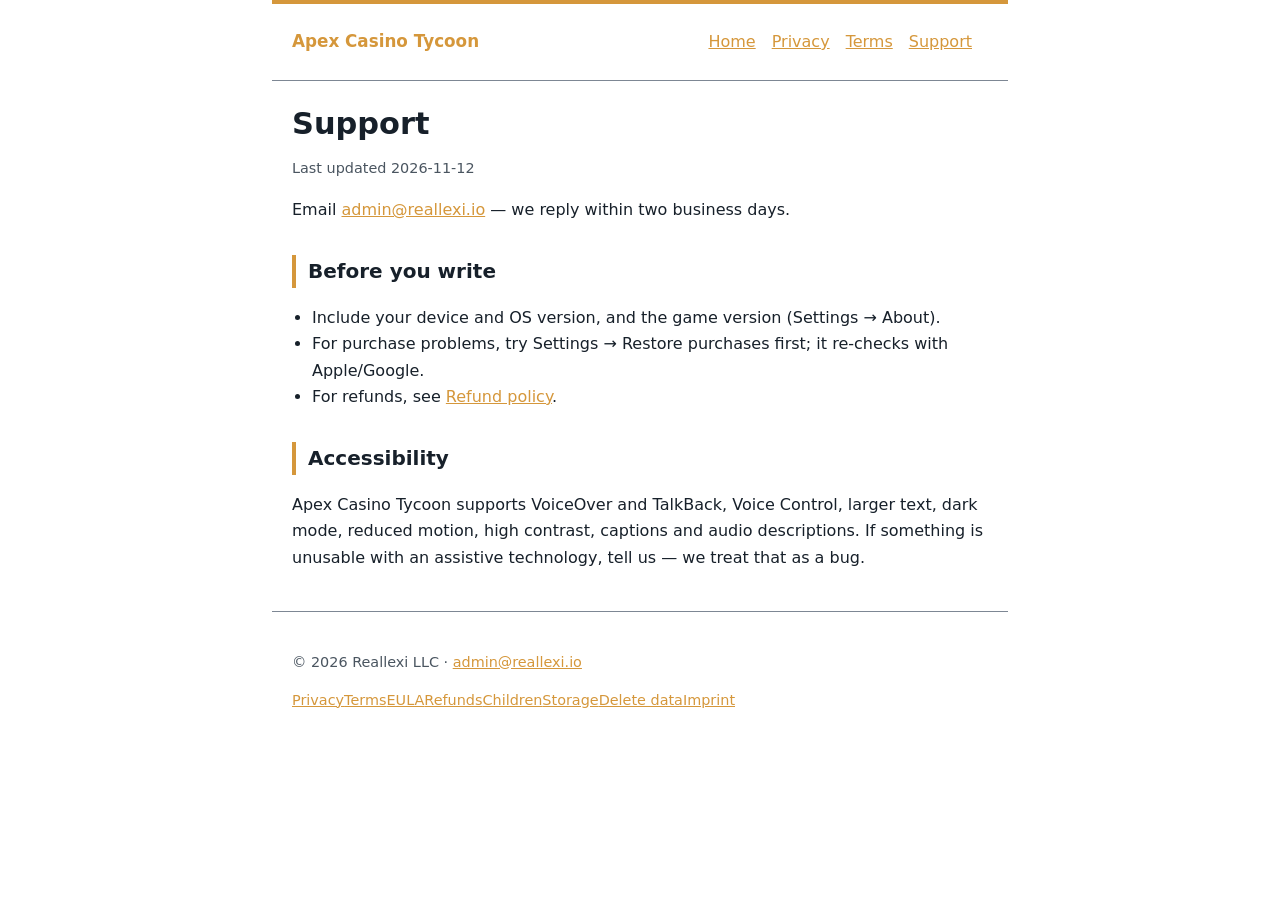
<file: support.html>
<!doctype html>
<html lang="en" data-store="all">
<head>
<meta charset="utf-8">
<meta name="viewport" content="width=device-width, initial-scale=1">
<title>Support — Apex Casino Tycoon</title>
<meta name="description" content="Get help with Apex Casino Tycoon.">
<meta name="color-scheme" content="light dark">
<meta name="theme-color" content="#D5973B">
<link rel="icon" href="assets/favicon.ico" sizes="any">
<link rel="icon" type="image/png" sizes="32x32" href="assets/favicon-32.png">
<link rel="icon" type="image/svg+xml" href="assets/favicon.svg">
<link rel="apple-touch-icon" href="assets/apple-touch-icon.png">
<link rel="canonical" href="https://apexcasino.reallexi.io/support.html">
<meta property="og:type" content="website">
<meta property="og:site_name" content="Apex Casino Tycoon">
<meta property="og:title" content="Support — Apex Casino Tycoon">
<meta property="og:description" content="Get help with Apex Casino Tycoon.">
<meta property="og:url" content="https://apexcasino.reallexi.io/support.html">
<meta name="twitter:card" content="summary_large_image">
<meta property="og:image" content="https://apexcasino.reallexi.io/assets/og-card.jpg">
<meta name="twitter:image" content="https://apexcasino.reallexi.io/assets/og-card.jpg">
<style>
  :root { color-scheme: light dark; --bg:#ffffff; --fg:#17202a; --dim:#4a5560; --accent:#D5973B; --line:#7d8794; }
  @media (prefers-color-scheme: dark) { :root { --bg:#0b0f14; --fg:#e8edf2; --dim:#9aa7b4; --accent:#F0B85C; --line:#6b7683; } }
  * { box-sizing: border-box; }
  body { margin:0; background:var(--bg); color:var(--fg); font:16px/1.65 system-ui,-apple-system,Segoe UI,Roboto,sans-serif; }
  .skip { position:absolute; left:-9999px; }
  .skip:focus { left:8px; top:8px; padding:8px 12px; background:var(--accent); color:#fff; z-index:10; }
  header, main, footer { max-width:46rem; margin:0 auto; padding:1.5rem 1.25rem; }
  /* A design identity every non-landing page carries too, not just index: a coloured top stripe,
     an accented brand mark, and a left-border marker on every section heading -- all off the same
     --accent config/site-design.json already drives, so a palette redesign actually shows up
     everywhere, not just behind the hero. */
  header { display:flex; flex-wrap:wrap; gap:1rem; align-items:baseline; justify-content:space-between; border-bottom:1px solid var(--line); border-top:4px solid var(--accent); }
  nav a { margin-right:1rem; }
  a { color:var(--accent); }
  a:focus-visible { outline:3px solid var(--accent); outline-offset:2px; }
  h1 { font-size:1.9rem; line-height:1.25; margin:0 0 .5rem; }
  h2 { font-size:1.25rem; margin-top:2rem; padding-left:.75rem; border-left:.3rem solid var(--accent); }
  .brand { font-weight:700; font-size:1.05rem; color:var(--accent); text-decoration:none; }
  .updated { color:var(--dim); font-size:.9rem; }
  /* Google's widget injects a top banner frame while a translation is active, which pushes body
     down by its own height unless suppressed -- and re-colours <body> itself, so both are pinned. */
  .translate { font-size:.85rem; max-width:11rem; }
  .goog-te-banner-frame { display:none !important; }
  body { top:0 !important; }
  footer { border-top:1px solid var(--line); color:var(--dim); font-size:.9rem; }
  footer .social { display:flex; gap:.9rem; margin-top:.5rem; }
  footer .social a { display:inline-flex; color:var(--dim); }
  footer .social a:hover, footer .social a:focus-visible { color:var(--accent); }
  footer .social svg { width:1.4rem; height:1.4rem; fill:currentColor; }
  ul { padding-left:1.25rem; }
  .sr-only { position:absolute; width:1px; height:1px; overflow:hidden; clip:rect(0 0 0 0); white-space:nowrap; }

  [data-when] { display:none; }
  html[data-store="all"] [data-when~="all"],
  html[data-store="ios"] [data-when~="ios"],
  html[data-store="android"] [data-when~="android"] { display:inline; }
  html[data-store="all"] .badge[data-when~="all"],
  html[data-store="ios"] .badge[data-when~="ios"],
  html[data-store="android"] .badge[data-when~="android"] { display:inline-flex; }
</style>
<script>(function(){var m=/[?&]platform=(ios|android|web)\b/.exec(location.search),p=m&&m[1];
if(!p&&!false){var u=navigator.userAgent||'';p=/Android/i.test(u)?'android':/iPhone|iPad|iPod/i.test(u)?'ios'
:/Macintosh|Mac OS X/i.test(u)?'ios':'';}
if(p==='ios'||p==='android')document.documentElement.setAttribute('data-store',p);
document.addEventListener('DOMContentLoaded',function(){(function scopeSiteLinks(document,location,platform){
 if(platform!=='ios'&&platform!=='android')return;
 for(const link of document.querySelectorAll('a[href]')){
  const raw=link.getAttribute('href');if(!raw||raw.startsWith('#'))continue;
  const url=new URL(raw,location.href);
  if(url.origin!==location.origin||!['http:','https:'].includes(url.protocol))continue;
  url.searchParams.set('platform',platform);link.setAttribute('href',url.href);
 }
})(document,location,p);});
// Screenshot/key-art thumbnails open full-size in a native <dialog> -- event delegation, so this
// runs safely in <head> before the buttons and dialog even exist in the DOM yet. Escape-to-close
// and focus trapping come free with showModal(); only the backdrop click and the close button need
// wiring by hand.
document.addEventListener('click',function(e){
  var f=e.target.closest('[data-gallery-filter]');
  if(f){var key=f.getAttribute('data-gallery-filter');document.querySelectorAll('[data-gallery-filter]').forEach(function(b){b.setAttribute('aria-pressed',String(b===f));});document.querySelectorAll('[data-gallery-category]').forEach(function(card){card.hidden=key!=='all'&&card.getAttribute('data-gallery-category')!==key;});return;}
  var t=e.target.closest('.thumb');
  if(t){var d=document.querySelector('.lightbox');if(!d)return;var img=d.querySelector('img');
    img.src=t.getAttribute('data-full');img.alt=t.getAttribute('aria-label')||'';d.showModal();return;}
  if(e.target.closest('.lightbox-close')){var d2=e.target.closest('.lightbox');if(d2)d2.close();return;}
  if(e.target.classList&&e.target.classList.contains('lightbox'))e.target.close();
});})();</script>
</head>
<body>
<a class="skip" href="#main">Skip to content</a>
<header>
  <a class="brand" href="./">Apex Casino Tycoon</a>
  <nav aria-label="Site"><a href="./">Home</a><a href="./privacy.html">Privacy</a><a href="./terms.html">Terms</a><a href="./support.html">Support</a></nav>
  
</header>
<main id="main">
<h1>Support</h1>
<p class="updated">Last updated 2026-11-12</p>

<p>Email <a href="mailto:admin@reallexi.io">admin@reallexi.io</a> — we reply within two business days.</p>
<h2>Before you write</h2>
<ul>
  <li>Include your device and OS version, and the game version (Settings → About).</li>
  <li>For purchase problems, try Settings → Restore purchases first; it re-checks with <span data-when="all">Apple/Google</span><span data-when="ios">Apple</span><span data-when="android">Google</span>.</li>
  <li>For refunds, see <a href="./refunds.html">Refund policy</a>.</li>
</ul>
<h2>Accessibility</h2>
<p>Apex Casino Tycoon supports VoiceOver and TalkBack, Voice Control, larger text, dark mode, reduced motion, high contrast, captions and audio descriptions. If something is unusable with an assistive technology, tell us — we treat that as a bug.</p>
</main>
<footer>
  <p>© 2026 Reallexi LLC · <a href="mailto:admin@reallexi.io">admin@reallexi.io</a></p>
  <p><a href="./privacy.html">Privacy</a><a href="./terms.html">Terms</a><a href="./eula.html">EULA</a><a href="./refunds.html">Refunds</a><a href="./children.html">Children</a><a href="./cookies.html">Storage</a><a href="./delete-account.html">Delete data</a><a href="./imprint.html">Imprint</a></p>
  
</footer>

</body>
</html>
</file>
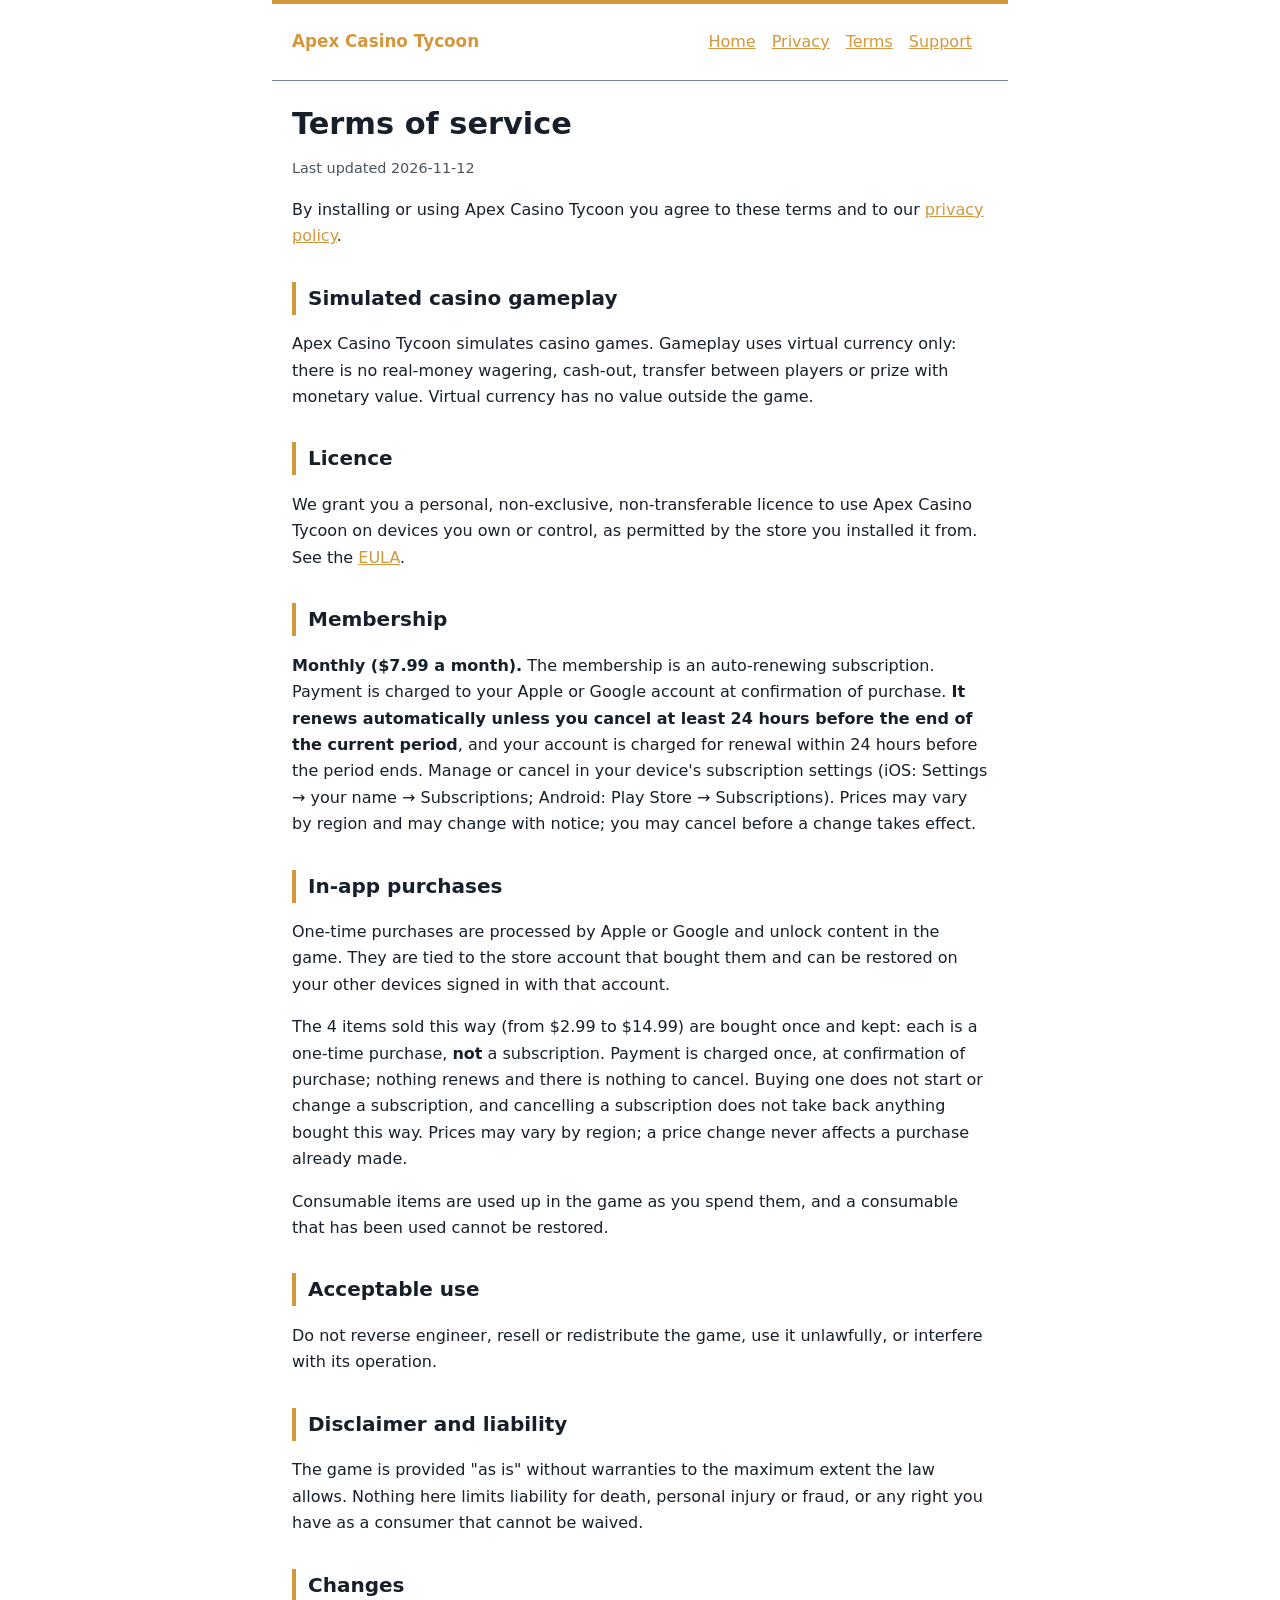
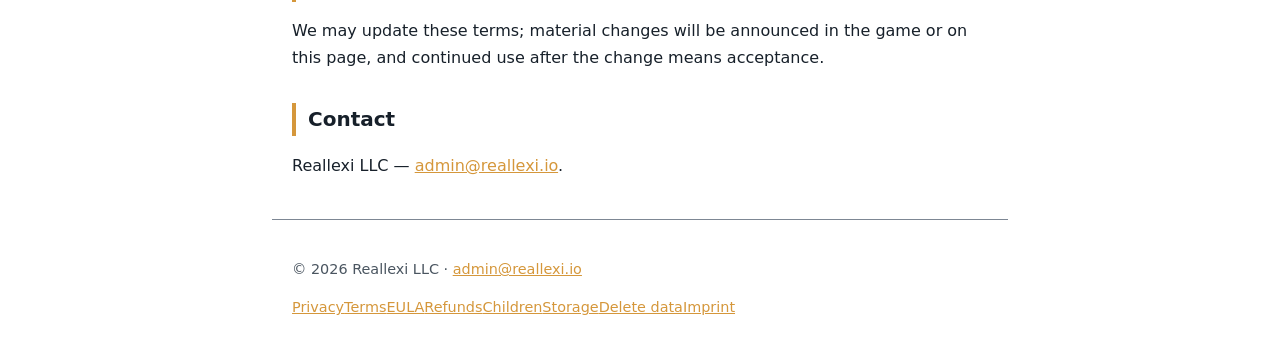
<file: terms.html>
<!doctype html>
<html lang="en" data-store="all">
<head>
<meta charset="utf-8">
<meta name="viewport" content="width=device-width, initial-scale=1">
<title>Terms of service — Apex Casino Tycoon</title>
<meta name="description" content="The agreement between you and Reallexi LLC for Apex Casino Tycoon.">
<meta name="color-scheme" content="light dark">
<meta name="theme-color" content="#D5973B">
<link rel="icon" href="assets/favicon.ico" sizes="any">
<link rel="icon" type="image/png" sizes="32x32" href="assets/favicon-32.png">
<link rel="icon" type="image/svg+xml" href="assets/favicon.svg">
<link rel="apple-touch-icon" href="assets/apple-touch-icon.png">
<link rel="canonical" href="https://apexcasino.reallexi.io/terms.html">
<meta property="og:type" content="website">
<meta property="og:site_name" content="Apex Casino Tycoon">
<meta property="og:title" content="Terms of service — Apex Casino Tycoon">
<meta property="og:description" content="The agreement between you and Reallexi LLC for Apex Casino Tycoon.">
<meta property="og:url" content="https://apexcasino.reallexi.io/terms.html">
<meta name="twitter:card" content="summary_large_image">
<meta property="og:image" content="https://apexcasino.reallexi.io/assets/og-card.jpg">
<meta name="twitter:image" content="https://apexcasino.reallexi.io/assets/og-card.jpg">
<style>
  :root { color-scheme: light dark; --bg:#ffffff; --fg:#17202a; --dim:#4a5560; --accent:#D5973B; --line:#7d8794; }
  @media (prefers-color-scheme: dark) { :root { --bg:#0b0f14; --fg:#e8edf2; --dim:#9aa7b4; --accent:#F0B85C; --line:#6b7683; } }
  * { box-sizing: border-box; }
  body { margin:0; background:var(--bg); color:var(--fg); font:16px/1.65 system-ui,-apple-system,Segoe UI,Roboto,sans-serif; }
  .skip { position:absolute; left:-9999px; }
  .skip:focus { left:8px; top:8px; padding:8px 12px; background:var(--accent); color:#fff; z-index:10; }
  header, main, footer { max-width:46rem; margin:0 auto; padding:1.5rem 1.25rem; }
  /* A design identity every non-landing page carries too, not just index: a coloured top stripe,
     an accented brand mark, and a left-border marker on every section heading -- all off the same
     --accent config/site-design.json already drives, so a palette redesign actually shows up
     everywhere, not just behind the hero. */
  header { display:flex; flex-wrap:wrap; gap:1rem; align-items:baseline; justify-content:space-between; border-bottom:1px solid var(--line); border-top:4px solid var(--accent); }
  nav a { margin-right:1rem; }
  a { color:var(--accent); }
  a:focus-visible { outline:3px solid var(--accent); outline-offset:2px; }
  h1 { font-size:1.9rem; line-height:1.25; margin:0 0 .5rem; }
  h2 { font-size:1.25rem; margin-top:2rem; padding-left:.75rem; border-left:.3rem solid var(--accent); }
  .brand { font-weight:700; font-size:1.05rem; color:var(--accent); text-decoration:none; }
  .updated { color:var(--dim); font-size:.9rem; }
  /* Google's widget injects a top banner frame while a translation is active, which pushes body
     down by its own height unless suppressed -- and re-colours <body> itself, so both are pinned. */
  .translate { font-size:.85rem; max-width:11rem; }
  .goog-te-banner-frame { display:none !important; }
  body { top:0 !important; }
  footer { border-top:1px solid var(--line); color:var(--dim); font-size:.9rem; }
  footer .social { display:flex; gap:.9rem; margin-top:.5rem; }
  footer .social a { display:inline-flex; color:var(--dim); }
  footer .social a:hover, footer .social a:focus-visible { color:var(--accent); }
  footer .social svg { width:1.4rem; height:1.4rem; fill:currentColor; }
  ul { padding-left:1.25rem; }
  .sr-only { position:absolute; width:1px; height:1px; overflow:hidden; clip:rect(0 0 0 0); white-space:nowrap; }

  [data-when] { display:none; }
  html[data-store="all"] [data-when~="all"],
  html[data-store="ios"] [data-when~="ios"],
  html[data-store="android"] [data-when~="android"] { display:inline; }
  html[data-store="all"] .badge[data-when~="all"],
  html[data-store="ios"] .badge[data-when~="ios"],
  html[data-store="android"] .badge[data-when~="android"] { display:inline-flex; }
</style>
<script>(function(){var m=/[?&]platform=(ios|android|web)\b/.exec(location.search),p=m&&m[1];
if(!p&&!false){var u=navigator.userAgent||'';p=/Android/i.test(u)?'android':/iPhone|iPad|iPod/i.test(u)?'ios'
:/Macintosh|Mac OS X/i.test(u)?'ios':'';}
if(p==='ios'||p==='android')document.documentElement.setAttribute('data-store',p);
document.addEventListener('DOMContentLoaded',function(){(function scopeSiteLinks(document,location,platform){
 if(platform!=='ios'&&platform!=='android')return;
 for(const link of document.querySelectorAll('a[href]')){
  const raw=link.getAttribute('href');if(!raw||raw.startsWith('#'))continue;
  const url=new URL(raw,location.href);
  if(url.origin!==location.origin||!['http:','https:'].includes(url.protocol))continue;
  url.searchParams.set('platform',platform);link.setAttribute('href',url.href);
 }
})(document,location,p);});
// Screenshot/key-art thumbnails open full-size in a native <dialog> -- event delegation, so this
// runs safely in <head> before the buttons and dialog even exist in the DOM yet. Escape-to-close
// and focus trapping come free with showModal(); only the backdrop click and the close button need
// wiring by hand.
document.addEventListener('click',function(e){
  var f=e.target.closest('[data-gallery-filter]');
  if(f){var key=f.getAttribute('data-gallery-filter');document.querySelectorAll('[data-gallery-filter]').forEach(function(b){b.setAttribute('aria-pressed',String(b===f));});document.querySelectorAll('[data-gallery-category]').forEach(function(card){card.hidden=key!=='all'&&card.getAttribute('data-gallery-category')!==key;});return;}
  var t=e.target.closest('.thumb');
  if(t){var d=document.querySelector('.lightbox');if(!d)return;var img=d.querySelector('img');
    img.src=t.getAttribute('data-full');img.alt=t.getAttribute('aria-label')||'';d.showModal();return;}
  if(e.target.closest('.lightbox-close')){var d2=e.target.closest('.lightbox');if(d2)d2.close();return;}
  if(e.target.classList&&e.target.classList.contains('lightbox'))e.target.close();
});})();</script>
</head>
<body>
<a class="skip" href="#main">Skip to content</a>
<header>
  <a class="brand" href="./">Apex Casino Tycoon</a>
  <nav aria-label="Site"><a href="./">Home</a><a href="./privacy.html">Privacy</a><a href="./terms.html">Terms</a><a href="./support.html">Support</a></nav>
  
</header>
<main id="main">
<h1>Terms of service</h1>
<p class="updated">Last updated 2026-11-12</p>

<p>By installing or using Apex Casino Tycoon you agree to these terms and to our <a href="./privacy.html">privacy policy</a>.</p>
<h2>Simulated casino gameplay</h2><p>Apex Casino Tycoon simulates casino games. Gameplay uses virtual currency only: there is no real-money wagering, cash-out, transfer between players or prize with monetary value. Virtual currency has no value outside the game.</p>
<h2>Licence</h2>
<p>We grant you a personal, non-exclusive, non-transferable licence to use Apex Casino Tycoon on devices you own or control, as permitted by the store you installed it from. See the <a href="./eula.html">EULA</a>.</p>
<h2>Membership</h2>


<p><strong>Monthly ($7.99 a month).</strong> The membership is an auto-renewing subscription. Payment is charged to your <span data-when="all">Apple or Google</span><span data-when="ios">Apple</span><span data-when="android">Google</span> account at confirmation of purchase. <strong>It renews automatically unless you cancel at least 24 hours before the end of the current period</strong>, and your account is charged for renewal within 24 hours before the period ends. Manage or cancel in your device's subscription settings <span data-when="all">(iOS: Settings → your name → Subscriptions; Android: Play Store → Subscriptions)</span><span data-when="ios">(Settings → your name → Subscriptions)</span><span data-when="android">(Play Store → Subscriptions)</span>. Prices may vary by region and may change with notice; you may cancel before a change takes effect.</p>
<h2>In-app purchases</h2>
<p>One-time purchases are processed by <span data-when="all">Apple or Google</span><span data-when="ios">Apple</span><span data-when="android">Google</span> and unlock content in the game. They are tied to the store account that bought them and can be restored on your other devices signed in with that account.</p>
<p>The 4 items sold this way (from $2.99 to $14.99) are bought once and kept: each is a one-time purchase, <strong>not</strong> a subscription. Payment is charged once, at confirmation of purchase; nothing renews and there is nothing to cancel. Buying one does not start or change a subscription, and cancelling a subscription does not take back anything bought this way. Prices may vary by region; a price change never affects a purchase already made.</p>
<p>Consumable items are used up in the game as you spend them, and a consumable that has been used cannot be restored.</p>
<h2>Acceptable use</h2>
<p>Do not reverse engineer, resell or redistribute the game, use it unlawfully, or interfere with its operation.</p>
<h2>Disclaimer and liability</h2>
<p>The game is provided "as is" without warranties to the maximum extent the law allows. Nothing here limits liability for death, personal injury or fraud, or any right you have as a consumer that cannot be waived.</p>
<h2>Changes</h2>
<p>We may update these terms; material changes will be announced in the game or on this page, and continued use after the change means acceptance.</p>
<h2>Contact</h2>
<p>Reallexi LLC — <a href="mailto:admin@reallexi.io">admin@reallexi.io</a>.</p>
</main>
<footer>
  <p>© 2026 Reallexi LLC · <a href="mailto:admin@reallexi.io">admin@reallexi.io</a></p>
  <p><a href="./privacy.html">Privacy</a><a href="./terms.html">Terms</a><a href="./eula.html">EULA</a><a href="./refunds.html">Refunds</a><a href="./children.html">Children</a><a href="./cookies.html">Storage</a><a href="./delete-account.html">Delete data</a><a href="./imprint.html">Imprint</a></p>
  
</footer>

</body>
</html>
</file>
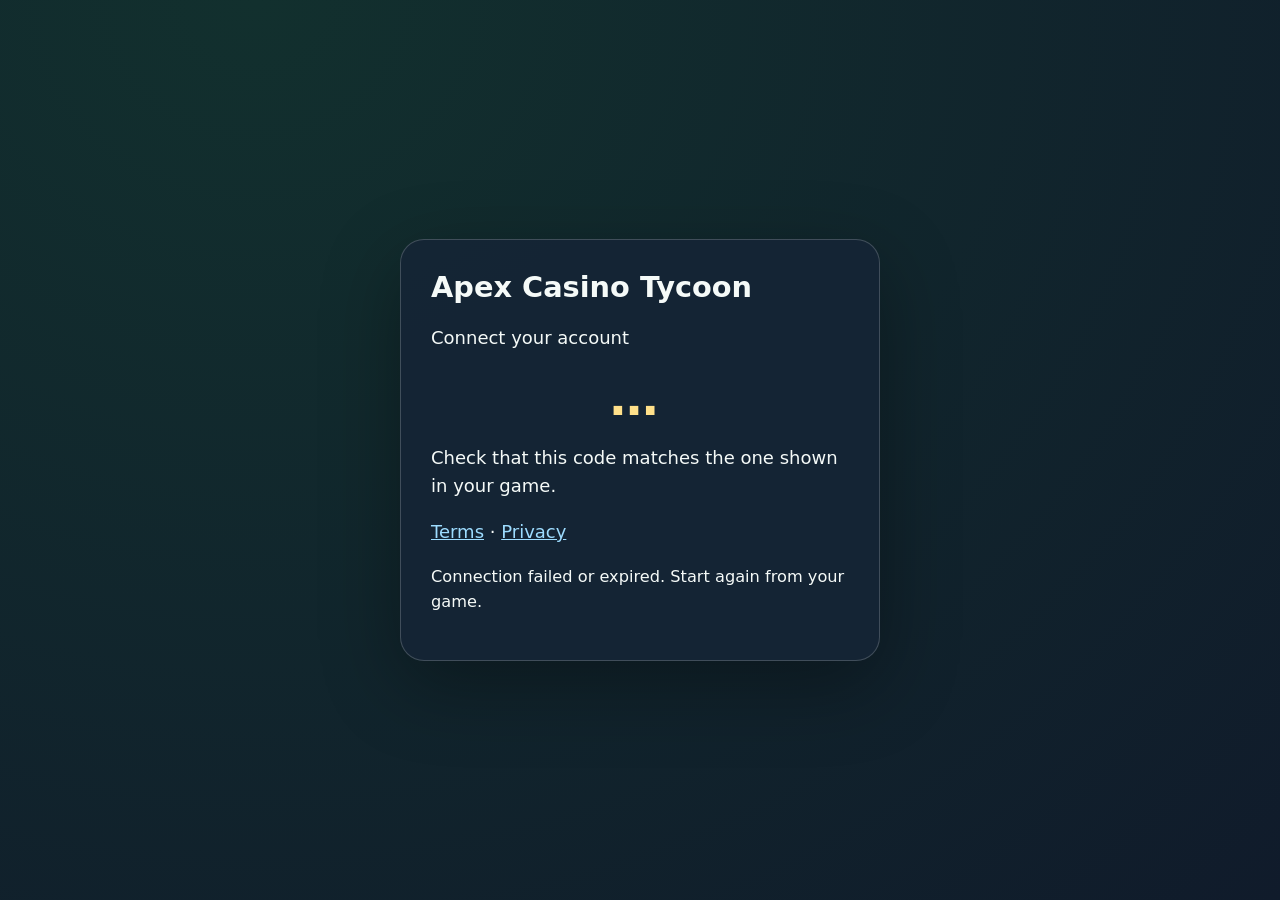
<file: identity/apexcasinotycoon-connect.html>
<!doctype html><html><head><meta charset="utf-8"><meta name="viewport" content="width=device-width,initial-scale=1"><title>Apex Casino Tycoon</title><link rel="stylesheet" href="apexcasinotycoon-connect.css"><script src="https://accounts.google.com/gsi/client" async defer></script><script type="module" src="apexcasinotycoon-connect.js"></script></head><body><main><h1>Apex Casino Tycoon</h1><p id="intro"></p><strong id="code">…</strong><p id="match"></p><label id="consent"><input id="accept" type="checkbox"><span id="agree"></span></label><p><a id="terms" target="_blank" rel="noopener"></a> · <a id="privacy" target="_blank" rel="noopener"></a></p><div id="google" hidden></div><p id="status" role="status" aria-live="polite"></p></main></body></html>
</file>
<file: identity/apexcasinotycoon-connect.css>
:root{color-scheme:dark;font:18px system-ui,sans-serif;background:radial-gradient(at 20% 0%,#12302e,#101b2b);color:#f5faf8}body{margin:0;min-height:100dvh;display:grid;place-items:center}main{box-sizing:border-box;width:min(94vw,480px);padding:30px;border:1px solid #ffffff30;border-radius:24px;background:#152535e8;box-shadow:0 24px 80px #0005}h1{font-size:1.6rem;margin:0 0 20px}p{line-height:1.55}#code{font-size:2.7rem;letter-spacing:.25em;display:block;text-align:center;color:#ffe08a}label{display:flex;gap:12px;align-items:flex-start;font-size:.9rem}input{width:24px;height:24px;flex-shrink:0;accent-color:#ffd56a}a{color:#9ddcff}#google{display:flex;justify-content:center;margin-block:22px}[hidden]{display:none!important}#status{font-size:.9rem}
</file>
